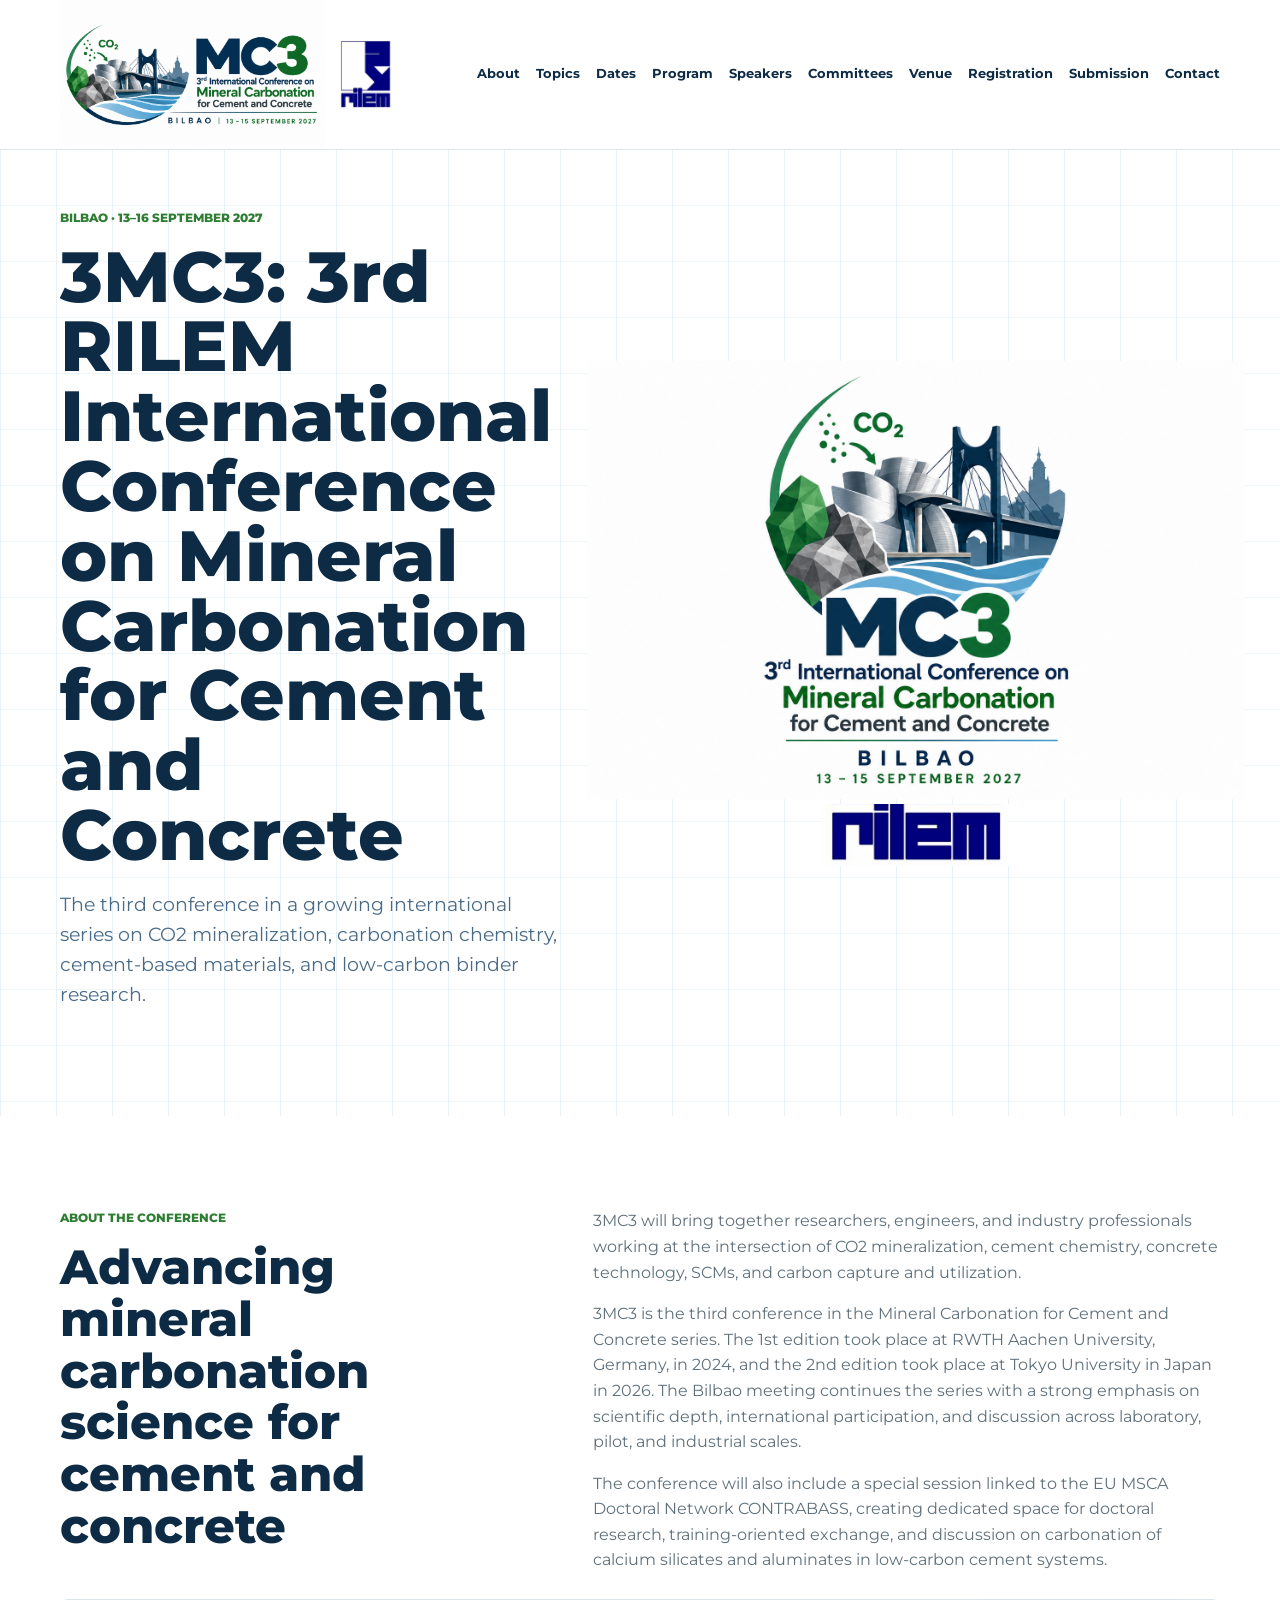
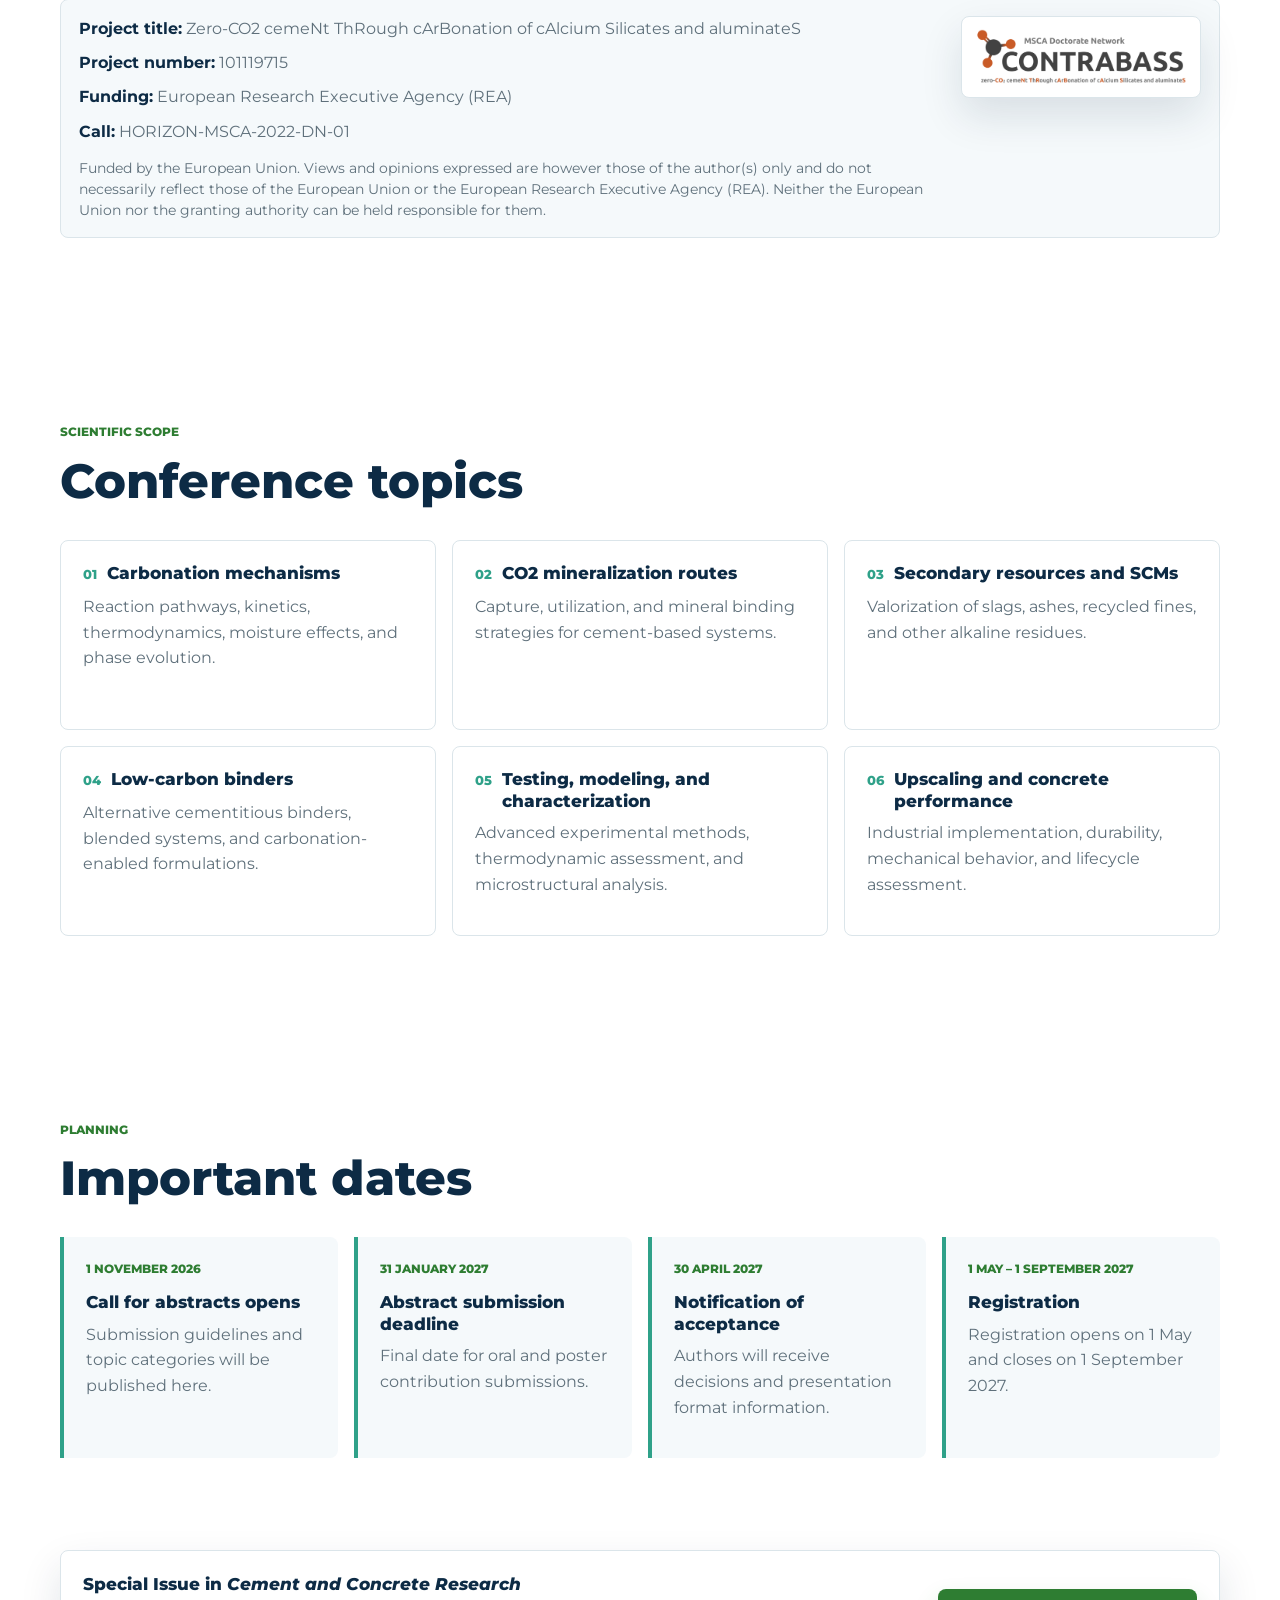
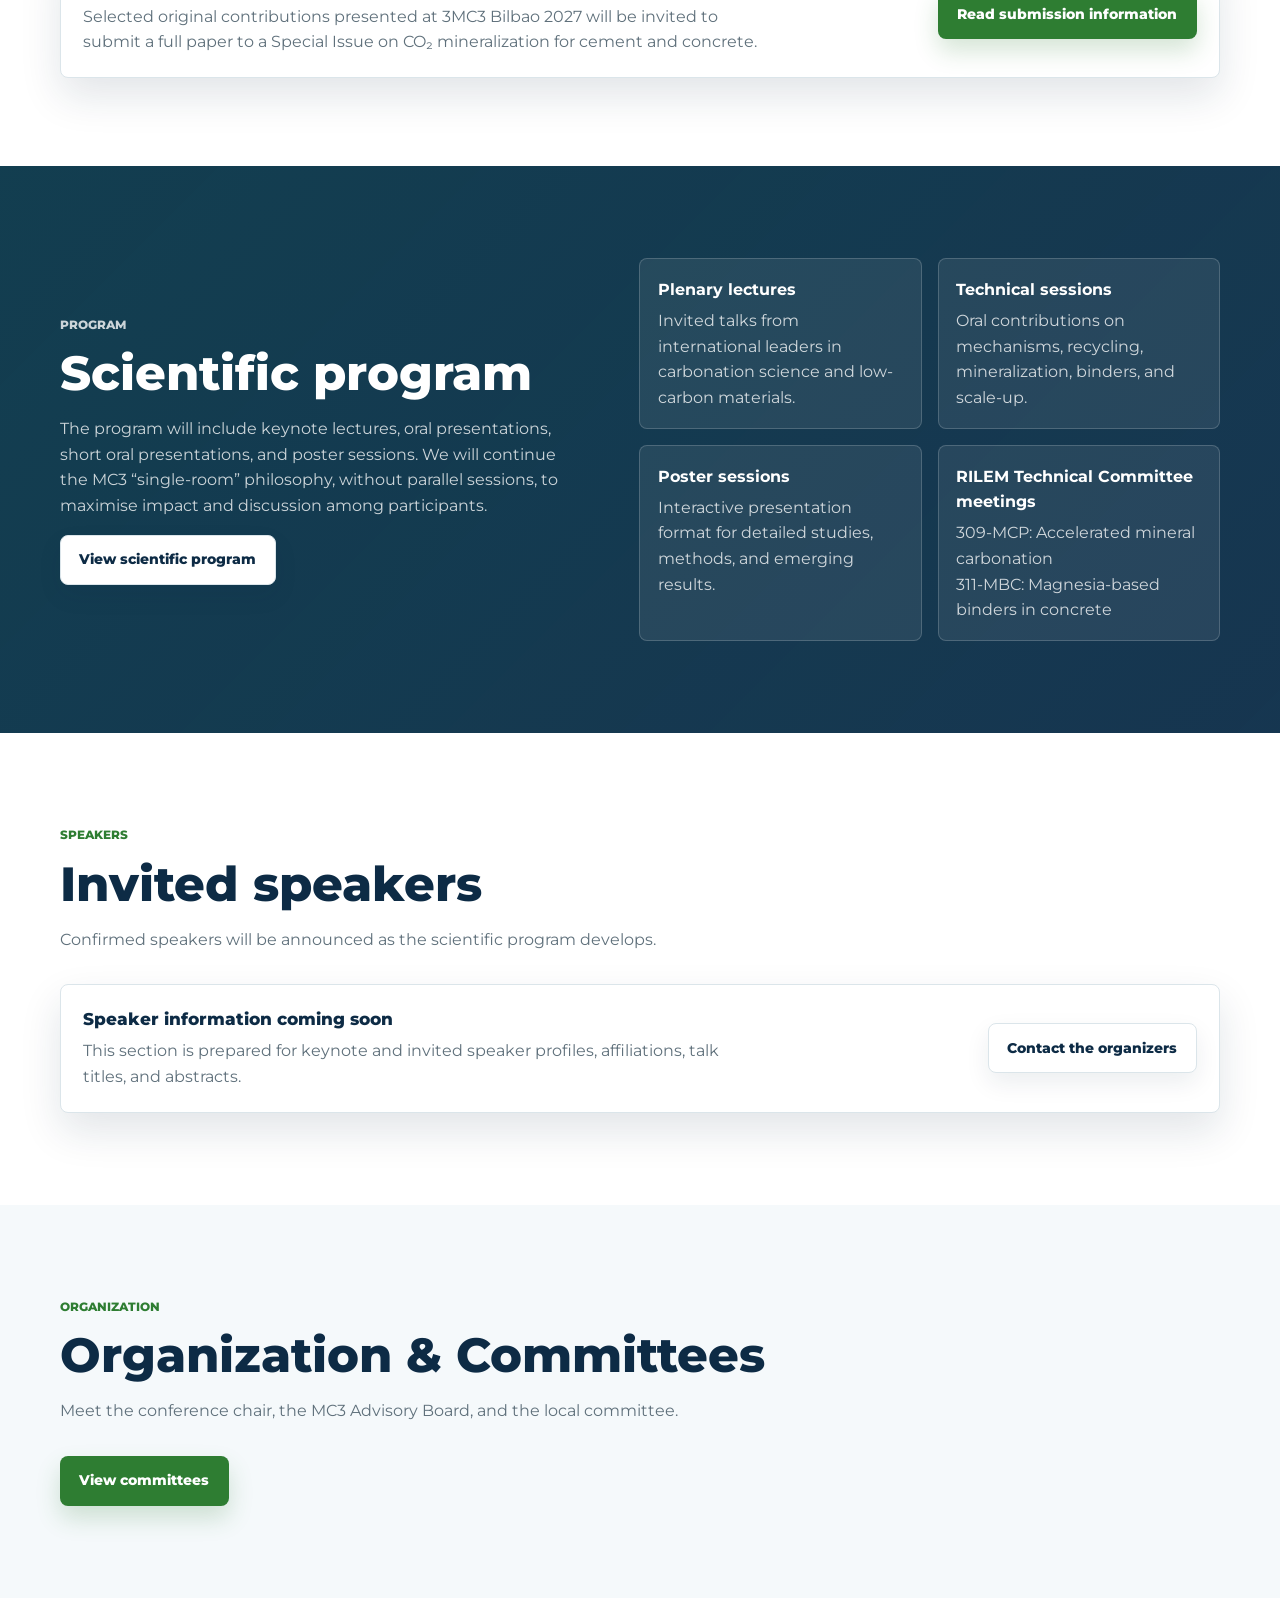
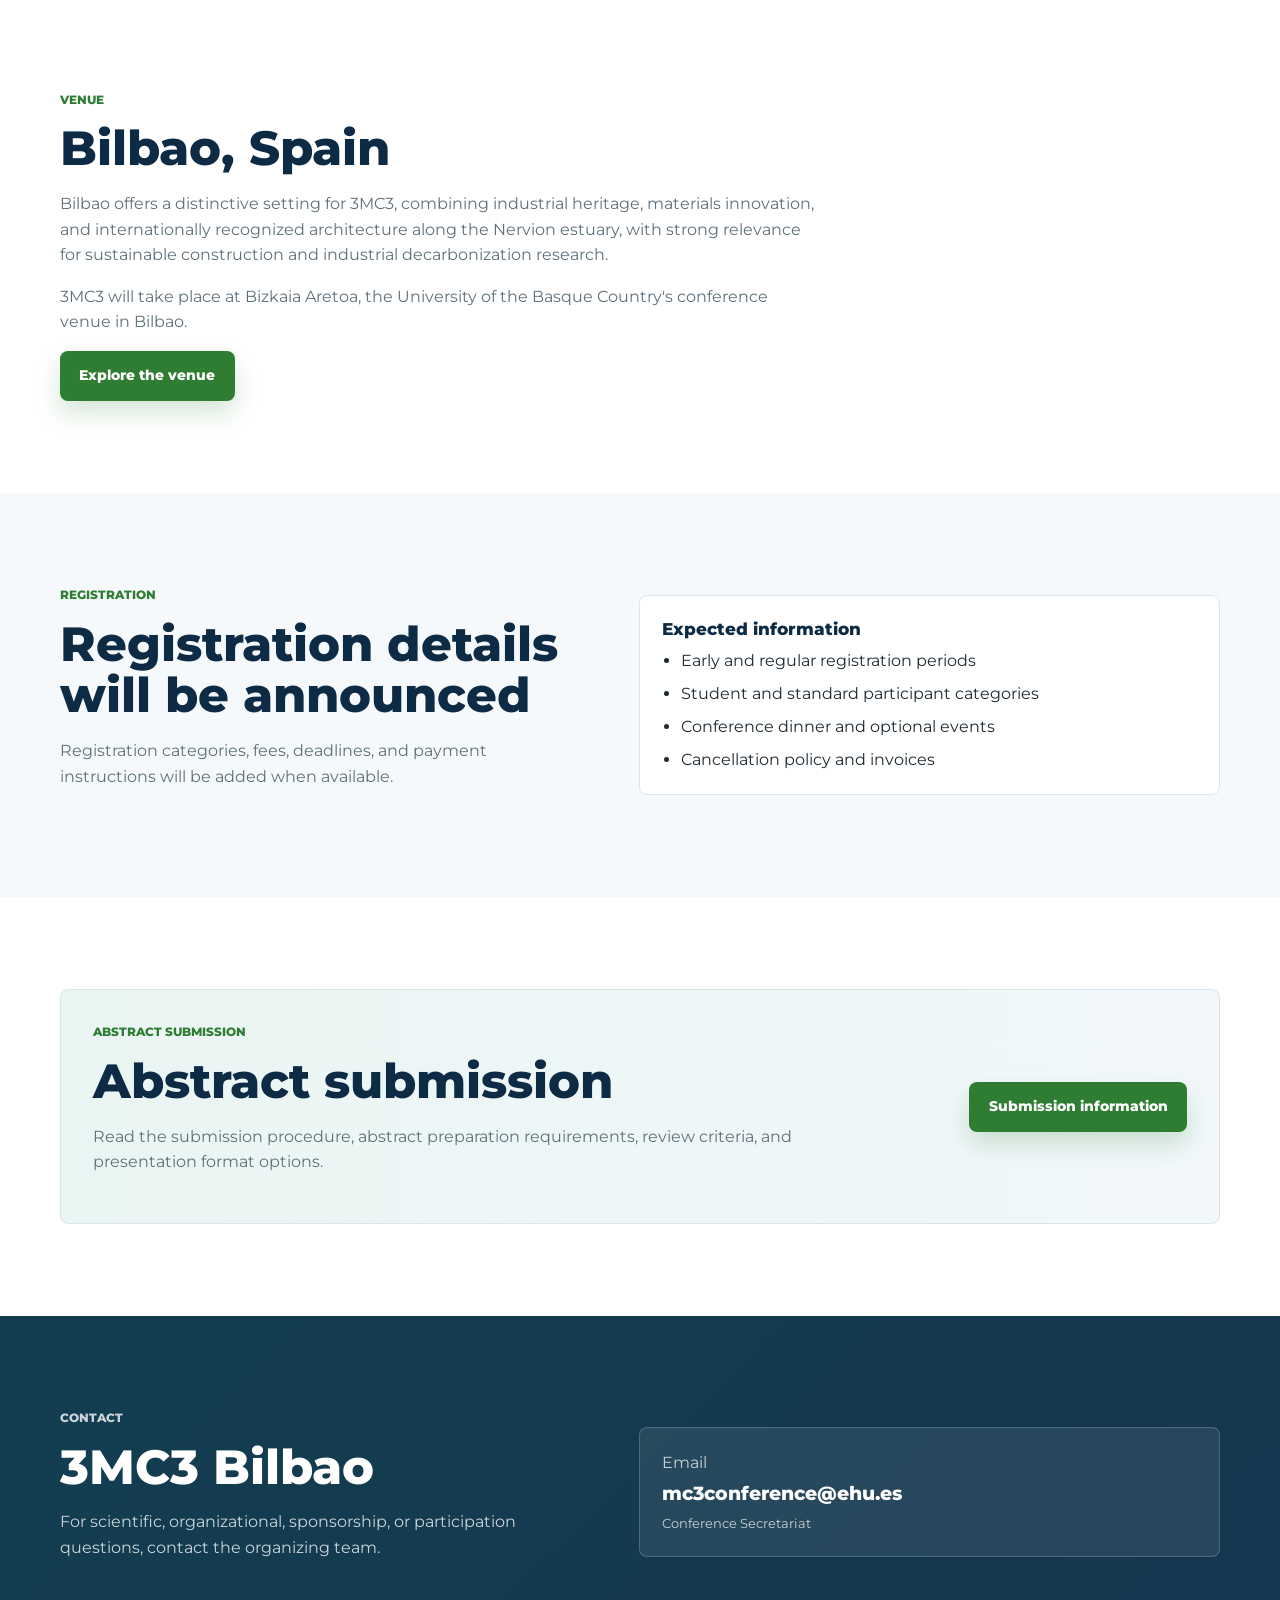
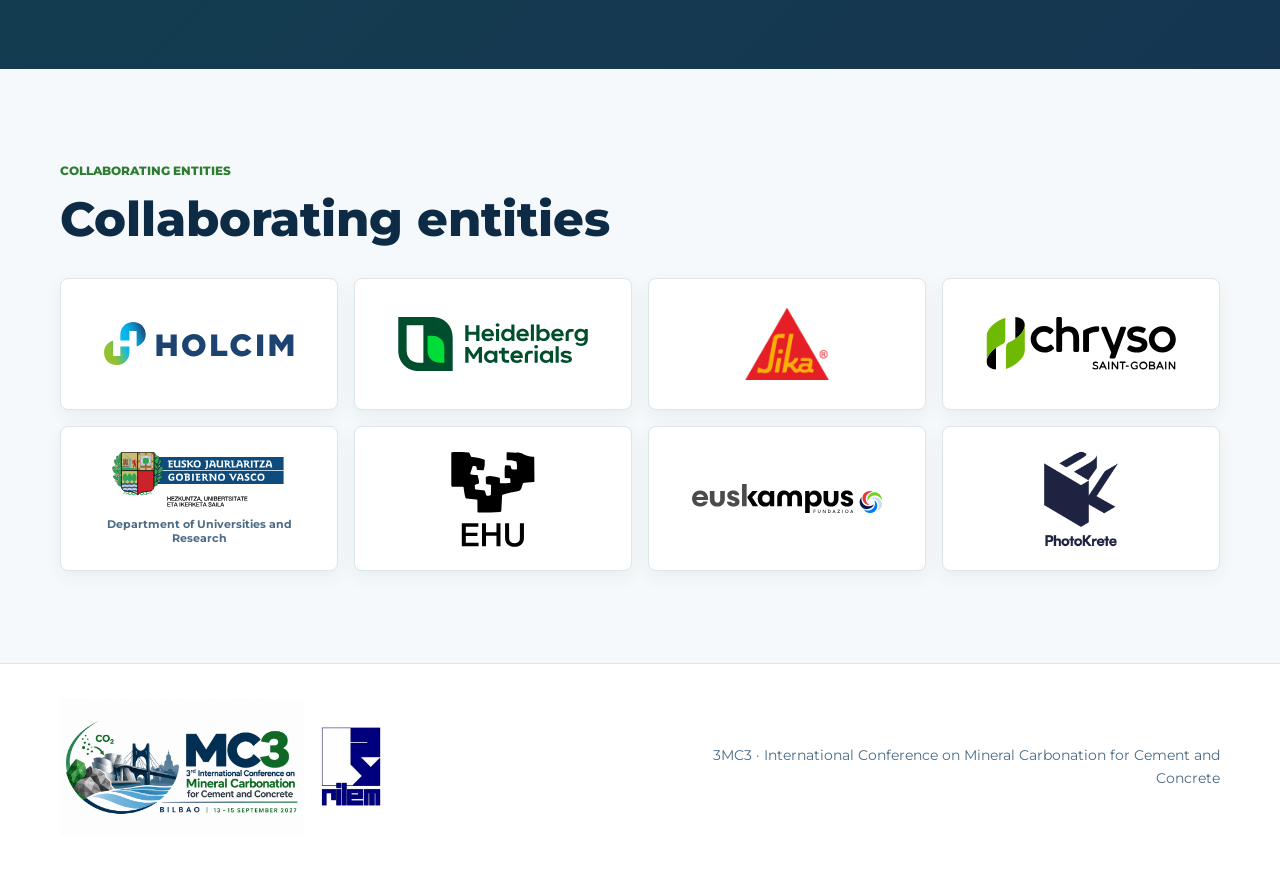
<file: index.html>
<!DOCTYPE html>
<html lang="en">
  <head>
    <meta charset="utf-8" />
    <meta name="viewport" content="width=device-width, initial-scale=1" />
    <meta
      name="description"
      content="3MC3 Bilbao: International Conference on Mineral Carbonation for Cement and Concrete, 13–16 September 2027."
    />
    <title>3MC3 Bilbao | Mineral Carbonation for Cement and Concrete</title>
    <link rel="preconnect" href="https://fonts.googleapis.com" />
    <link rel="preconnect" href="https://fonts.gstatic.com" crossorigin />
    <link
      href="https://fonts.googleapis.com/css2?family=Montserrat:wght@400;500;600;700;800&display=swap"
      rel="stylesheet"
    />
    <link rel="stylesheet" href="assets/css/styles.css" />
  </head>
  <body>
    <a class="skip-link" href="#main">Skip to main content</a>

    <header class="site-header" data-header>
      <div class="container header-inner">
        <div class="brand-lockup">
          <a class="brand" href="#home" aria-label="3MC3 home">
            <img
              src="assets/img/mc3-logo-horizontal.png"
              alt="3MC3 Bilbao"
              class="brand-logo"
            />
          </a>
          <a class="rilem-logo-link" href="https://www.rilem.net/" target="_blank" rel="noopener" aria-label="RILEM">
            <img src="assets/img/rilem-logo.png" alt="RILEM" />
          </a>
        </div>

        <button class="nav-toggle" type="button" aria-expanded="false" aria-controls="site-nav">
          <span></span>
          <span></span>
          <span></span>
          <span class="sr-only">Menu</span>
        </button>

        <nav class="site-nav" id="site-nav" aria-label="Main navigation">
          <a href="#about">About</a>
          <a href="#topics">Topics</a>
          <a href="#dates">Dates</a>
          <a href="pages/program.html">Program</a>
          <a href="#speakers">Speakers</a>
          <a href="pages/committees.html">Committees</a>
          <a href="pages/venue.html">Venue</a>
          <a href="#registration">Registration</a>
          <a href="pages/submission.html">Submission</a>
          <a href="#contact">Contact</a>
        </nav>
      </div>
    </header>

    <main id="main">
      <section class="hero section" id="home">
        <div class="container hero-grid">
          <div class="hero-copy">
            <p class="eyebrow">Bilbao · 13–16 September 2027</p>
            <h1>3MC3: 3rd RILEM International Conference on Mineral Carbonation for Cement and Concrete</h1>
            <p class="hero-lede">
              The third conference in a growing international series on CO2 mineralization,
              carbonation chemistry, cement-based materials, and low-carbon binder research.
            </p>
          </div>
          <div class="hero-visual" aria-label="Conference visual identity">
            <div class="hero-logo-stack">
              <img class="hero-mc3-logo" src="assets/img/mc3-logo-main.png" alt="3MC3 Bilbao logo" />
              <a href="https://www.rilem.net/" target="_blank" rel="noopener" aria-label="RILEM">
                <img class="hero-rilem-wordmark" src="assets/img/rilem-wordmark.png" alt="RILEM" />
              </a>
            </div>
          </div>
        </div>
      </section>

      <section class="section" id="about">
        <div class="container">
          <div class="two-column">
            <div>
              <p class="section-kicker">About the conference</p>
              <h2>Advancing mineral carbonation science for cement and concrete</h2>
            </div>
            <div class="prose">
              <p>
                3MC3 will bring together researchers, engineers, and industry professionals
                working at the intersection of CO2 mineralization, cement chemistry, concrete
                technology, SCMs, and carbon capture and utilization.
              </p>
              <p>
                3MC3 is the third conference in the Mineral Carbonation for Cement and Concrete
                series. The 1st edition took place at RWTH Aachen University, Germany, in 2024, and
                the 2nd edition took place at Tokyo University in Japan in 2026. The Bilbao meeting continues the
                series with a strong emphasis on scientific depth, international participation, and
                discussion across laboratory, pilot, and industrial scales.
              </p>
              <p>
                The conference will also include a special session linked to the EU MSCA Doctoral
                Network CONTRABASS, creating dedicated space for doctoral research, training-oriented
                exchange, and discussion on carbonation of calcium silicates and aluminates in
                low-carbon cement systems.
              </p>
            </div>
          </div>
          <div class="about-inline-block">
            <div class="about-inline-copy">
              <p><strong>Project title:</strong> Zero-CO2 cemeNt ThRough cArBonation of cAlcium Silicates and aluminateS</p>
              <p><strong>Project number:</strong> 101119715</p>
              <p><strong>Funding:</strong> European Research Executive Agency (REA)</p>
              <p><strong>Call:</strong> HORIZON-MSCA-2022-DN-01</p>
              <p class="funding-note">
                Funded by the European Union. Views and opinions expressed are however those of
                the author(s) only and do not necessarily reflect those of the European Union or
                the European Research Executive Agency (REA). Neither the European Union nor the
                granting authority can be held responsible for them.
              </p>
            </div>
            <a
              class="about-inline-logo"
              href="https://www.contrabass-msca.eu/"
              target="_blank"
              rel="noreferrer"
              aria-label="CONTRABASS doctoral network website"
            >
              <img src="assets/img/contrabass-logo.png" alt="CONTRABASS MSCA Doctoral Network" />
            </a>
          </div>
        </div>
      </section>

      <section class="section" id="topics">
        <div class="container">
          <div class="section-heading">
            <p class="section-kicker">Scientific scope</p>
            <h2>Conference topics</h2>
          </div>
          <div class="card-grid topics-grid">
            <article class="card topic-card">
              <div class="topic-heading">
                <span class="topic-index">01</span>
                <h3>Carbonation mechanisms</h3>
              </div>
              <p>Reaction pathways, kinetics, thermodynamics, moisture effects, and phase evolution.</p>
            </article>
            <article class="card topic-card">
              <div class="topic-heading">
                <span class="topic-index">02</span>
                <h3>CO2 mineralization routes</h3>
              </div>
              <p>Capture, utilization, and mineral binding strategies for cement-based systems.</p>
            </article>
            <article class="card topic-card">
              <div class="topic-heading">
                <span class="topic-index">03</span>
                <h3>Secondary resources and SCMs</h3>
              </div>
              <p>Valorization of slags, ashes, recycled fines, and other alkaline residues.</p>
            </article>
            <article class="card topic-card">
              <div class="topic-heading">
                <span class="topic-index">04</span>
                <h3>Low-carbon binders</h3>
              </div>
              <p>Alternative cementitious binders, blended systems, and carbonation-enabled formulations.</p>
            </article>
            <article class="card topic-card">
              <div class="topic-heading">
                <span class="topic-index">05</span>
                <h3>Testing, modeling, and characterization</h3>
              </div>
              <p>Advanced experimental methods, thermodynamic assessment, and microstructural analysis.</p>
            </article>
            <article class="card topic-card">
              <div class="topic-heading">
                <span class="topic-index">06</span>
                <h3>Upscaling and concrete performance</h3>
              </div>
              <p>Industrial implementation, durability, mechanical behavior, and lifecycle assessment.</p>
            </article>
          </div>
        </div>
      </section>

      <section class="section" id="dates">
        <div class="container">
          <div class="section-heading">
            <p class="section-kicker">Planning</p>
            <h2>Important dates</h2>
          </div>
          <div class="timeline">
            <article class="timeline-item">
              <span>1 November 2026</span>
              <h3>Call for abstracts opens</h3>
              <p>Submission guidelines and topic categories will be published here.</p>
            </article>
            <article class="timeline-item">
              <span>31 January 2027</span>
              <h3>Abstract submission deadline</h3>
              <p>Final date for oral and poster contribution submissions.</p>
            </article>
            <article class="timeline-item">
              <span>30 April 2027</span>
              <h3>Notification of acceptance</h3>
              <p>Authors will receive decisions and presentation format information.</p>
            </article>
            <article class="timeline-item">
              <span>1 May – 1 September 2027</span>
              <h3>Registration</h3>
              <p>Registration opens on 1 May and closes on 1 September 2027.</p>
            </article>
          </div>
        </div>
      </section>

      <div class="special-issue-banner" aria-labelledby="special-issue-banner-heading">
        <div class="container speaker-placeholder special-issue-banner-inner">
          <div>
            <h3 id="special-issue-banner-heading">Special Issue in <em>Cement and Concrete Research</em></h3>
            <p>
              Selected original contributions presented at 3MC3 Bilbao 2027 will be invited to
              submit a full paper to a Special Issue on CO₂ mineralization for cement and concrete.
            </p>
          </div>
          <a class="button button-primary" href="pages/submission.html#special-issue">Read submission information</a>
        </div>
      </div>

      <section class="section section-navy" id="program">
        <div class="container program-layout">
          <div>
            <p class="section-kicker">Program</p>
            <h2>Scientific program</h2>
            <p>
              The program will include keynote lectures, oral presentations, short oral
              presentations, and poster sessions. We will continue the MC3 “single-room”
              philosophy, without parallel sessions, to maximise impact and discussion among
              participants.
            </p>
            <a class="button button-secondary" href="pages/program.html">View scientific program</a>
          </div>
          <div class="program-list" aria-label="Program structure">
            <article>
              <strong>Plenary lectures</strong>
              <span>Invited talks from international leaders in carbonation science and low-carbon materials.</span>
            </article>
            <article>
              <strong>Technical sessions</strong>
              <span>Oral contributions on mechanisms, recycling, mineralization, binders, and scale-up.</span>
            </article>
            <article>
              <strong>Poster sessions</strong>
              <span>Interactive presentation format for detailed studies, methods, and emerging results.</span>
            </article>
            <article>
              <strong>RILEM Technical Committee meetings</strong>
              <span>309-MCP: Accelerated mineral carbonation<br />311-MBC: Magnesia-based binders in concrete</span>
            </article>
          </div>
        </div>
      </section>

      <section class="section" id="speakers">
        <div class="container">
          <div class="section-heading">
            <p class="section-kicker">Speakers</p>
            <h2>Invited speakers</h2>
            <p>Confirmed speakers will be announced as the scientific program develops.</p>
          </div>
          <div class="speaker-placeholder">
            <div>
              <h3>Speaker information coming soon</h3>
              <p>
                This section is prepared for keynote and invited speaker profiles, affiliations,
                talk titles, and abstracts.
              </p>
            </div>
            <a class="button button-secondary" href="#contact">Contact the organizers</a>
          </div>
        </div>
      </section>

      <section class="section section-muted" id="committees">
        <div class="container">
          <div class="section-heading">
            <p class="section-kicker">Organization</p>
            <h2>Organization &amp; Committees</h2>
            <p>Meet the conference chair, the MC3 Advisory Board, and the local committee.</p>
          </div>
          <a class="button button-primary" href="pages/committees.html">View committees</a>
        </div>
      </section>

      <section class="section" id="venue">
        <div class="container venue-intro">
          <div>
            <p class="section-kicker">Venue</p>
            <h2>Bilbao, Spain</h2>
            <p>
              Bilbao offers a distinctive setting for 3MC3, combining industrial heritage,
              materials innovation, and internationally recognized architecture along the Nervion
              estuary, with strong relevance for sustainable construction and industrial
              decarbonization research.
            </p>
            <p>
              3MC3 will take place at Bizkaia Aretoa, the University of the Basque Country's conference
              venue in Bilbao.
            </p>
            <a class="button button-primary" href="pages/venue.html">Explore the venue</a>
          </div>
        </div>
      </section>

      <section class="section section-muted" id="registration">
        <div class="container registration-grid">
          <div>
            <p class="section-kicker">Registration</p>
            <h2>Registration details will be announced</h2>
            <p>
              Registration categories, fees, deadlines, and payment instructions will be added when
              available.
            </p>
          </div>
          <div class="card registration-card">
            <h3>Expected information</h3>
            <ul>
              <li>Early and regular registration periods</li>
              <li>Student and standard participant categories</li>
              <li>Conference dinner and optional events</li>
              <li>Cancellation policy and invoices</li>
            </ul>
          </div>
        </div>
      </section>

      <section class="section" id="abstracts">
        <div class="container abstract-panel">
          <div>
            <p class="section-kicker">Abstract submission</p>
            <h2>Abstract submission</h2>
            <p>
              Read the submission procedure, abstract preparation requirements, review criteria,
              and presentation format options.
            </p>
          </div>
          <a class="button button-primary" href="pages/submission.html">Submission information</a>
        </div>
      </section>

      <section class="section section-navy contact-section" id="contact">
        <div class="container contact-grid">
          <div>
            <p class="section-kicker">Contact</p>
            <h2>3MC3 Bilbao</h2>
            <p>
              For scientific, organizational, sponsorship, or participation questions, contact the
              organizing team.
            </p>
          </div>
          <div class="contact-card">
            <span>Email</span>
            <strong><a href="mailto:mc3conference@ehu.es">mc3conference@ehu.es</a></strong>
            <small>Conference Secretariat</small>
          </div>
        </div>
      </section>

      <section class="section collaborators-section" id="collaborators" aria-labelledby="collaborators-heading">
        <div class="container">
          <div class="section-heading">
            <p class="section-kicker">Collaborating entities</p>
            <h2 id="collaborators-heading">Collaborating entities</h2>
          </div>
          <div class="collaborator-grid">
            <a class="collaborator-logo" href="https://www.holcim.com/" target="_blank" rel="noopener" aria-label="Holcim">
              <img src="assets/img/partners/holcim.svg" alt="Holcim" />
            </a>
            <a class="collaborator-logo" href="https://www.heidelbergmaterials.com/" target="_blank" rel="noopener" aria-label="Heidelberg Materials">
              <img src="assets/img/partners/heidelberg-materials.svg" alt="Heidelberg Materials" />
            </a>
            <a class="collaborator-logo" href="https://www.sika.com/" target="_blank" rel="noopener" aria-label="Sika">
              <img src="assets/img/partners/sika.png" alt="Sika" />
            </a>
            <a class="collaborator-logo" href="https://www.chryso.com/" target="_blank" rel="noopener" aria-label="Chryso">
              <img src="assets/img/partners/chryso.svg" alt="Chryso" />
            </a>
            <a class="collaborator-logo collaborator-logo-government" href="https://www.euskadi.eus/" target="_blank" rel="noopener" aria-label="Basque Government Department of Universities and Research">
              <img src="assets/img/partners/basque-government.svg" alt="Basque Government Department of Universities and Research" />
              <span>Department of Universities and Research</span>
            </a>
            <a class="collaborator-logo collaborator-logo-ehu" href="https://www.ehu.eus/en/" target="_blank" rel="noopener" aria-label="UPV/EHU">
              <img src="assets/img/partners/upv-ehu.svg" alt="UPV/EHU" />
            </a>
            <a class="collaborator-logo" href="https://www.euskampus.eus/en" target="_blank" rel="noopener" aria-label="Euskampus Fundazioa">
              <img src="assets/img/partners/euskampus.svg" alt="Euskampus Fundazioa" />
            </a>
            <a class="collaborator-logo collaborator-logo-photokrete" href="https://pkphotokrete.com/" target="_blank" rel="noopener" aria-label="PhotoKrete">
              <img src="assets/img/partners/photokrete.png" alt="PhotoKrete" />
            </a>
          </div>
        </div>
      </section>
    </main>

    <footer class="site-footer">
      <div class="container footer-inner">
        <div class="footer-logos">
          <img class="footer-mc3-logo" src="assets/img/mc3-logo-horizontal.png" alt="3MC3 Bilbao" />
          <a href="https://www.rilem.net/" target="_blank" rel="noopener" aria-label="RILEM">
            <img class="footer-rilem-logo" src="assets/img/rilem-logo.png" alt="RILEM" />
          </a>
        </div>
        <p>
          3MC3 · International Conference on Mineral Carbonation for Cement and Concrete
        </p>
      </div>
    </footer>

    <script src="assets/js/main.js"></script>
  </body>
</html>
</file>
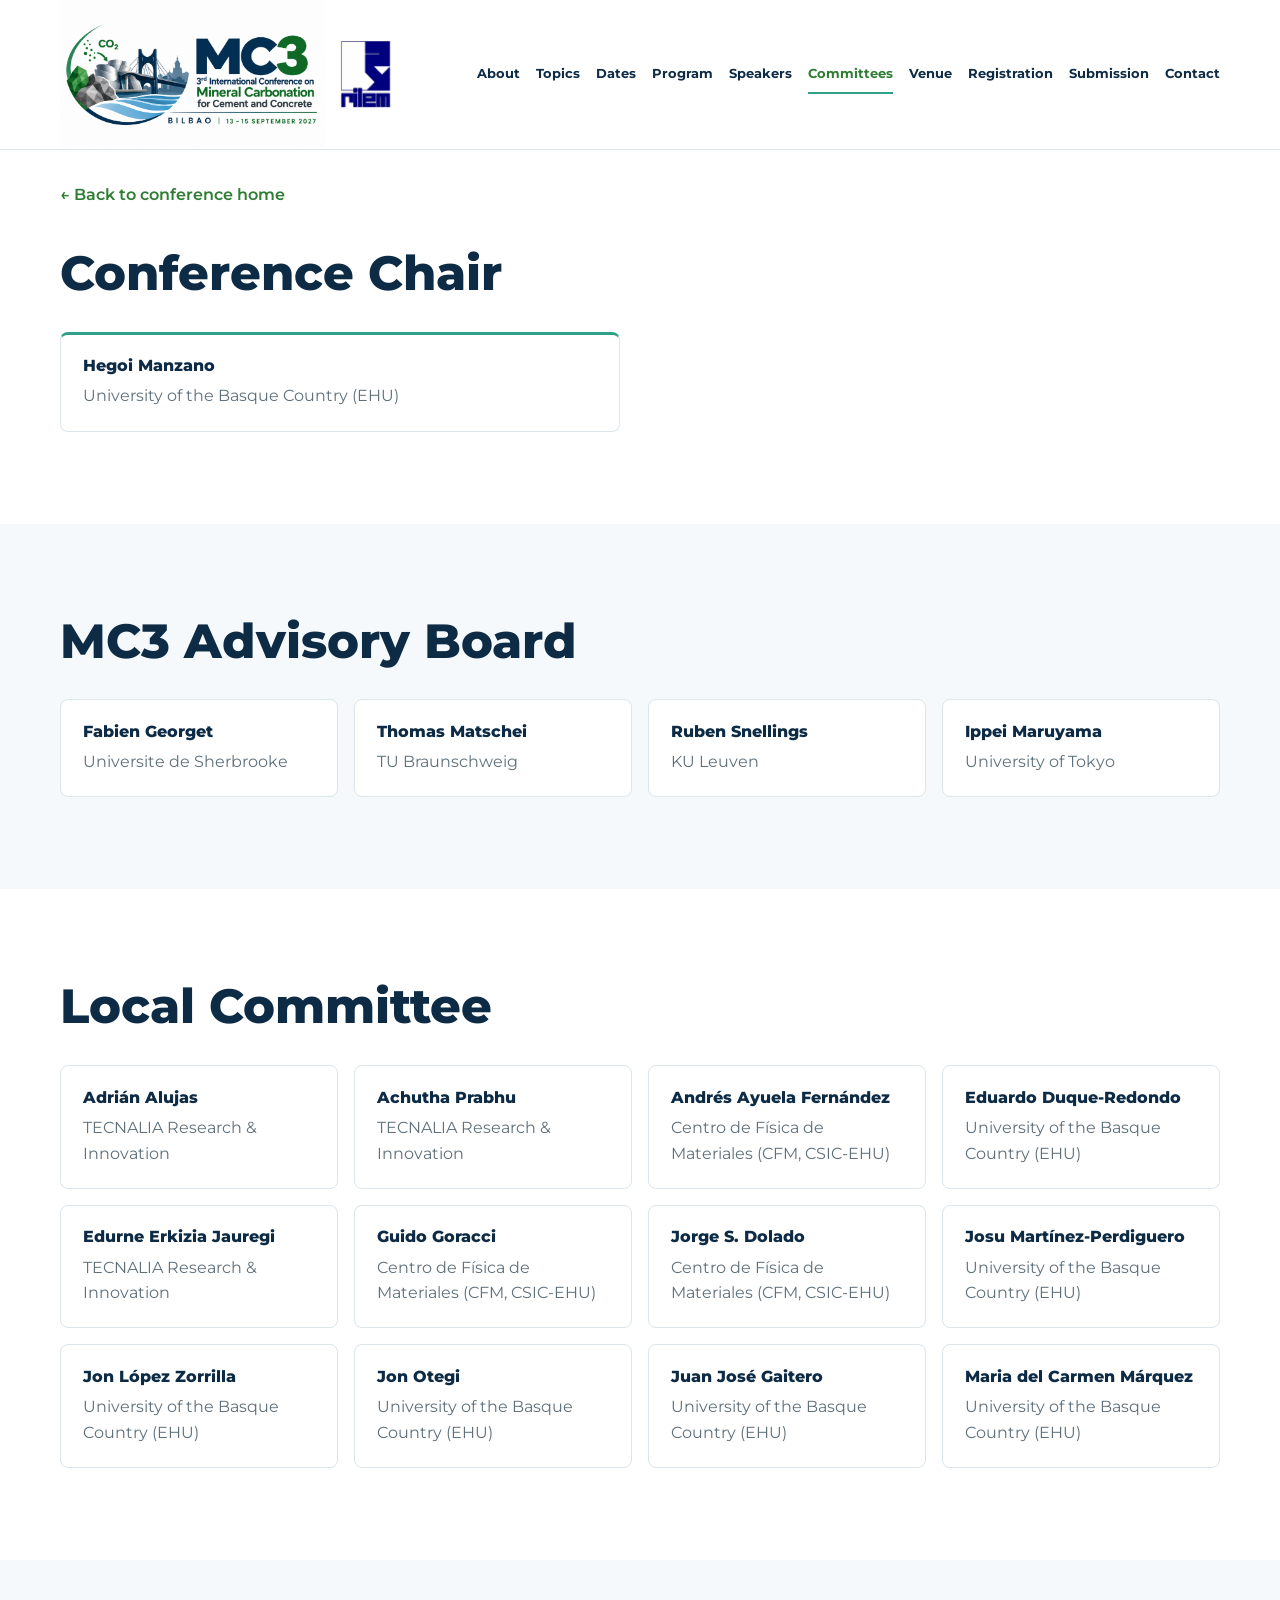
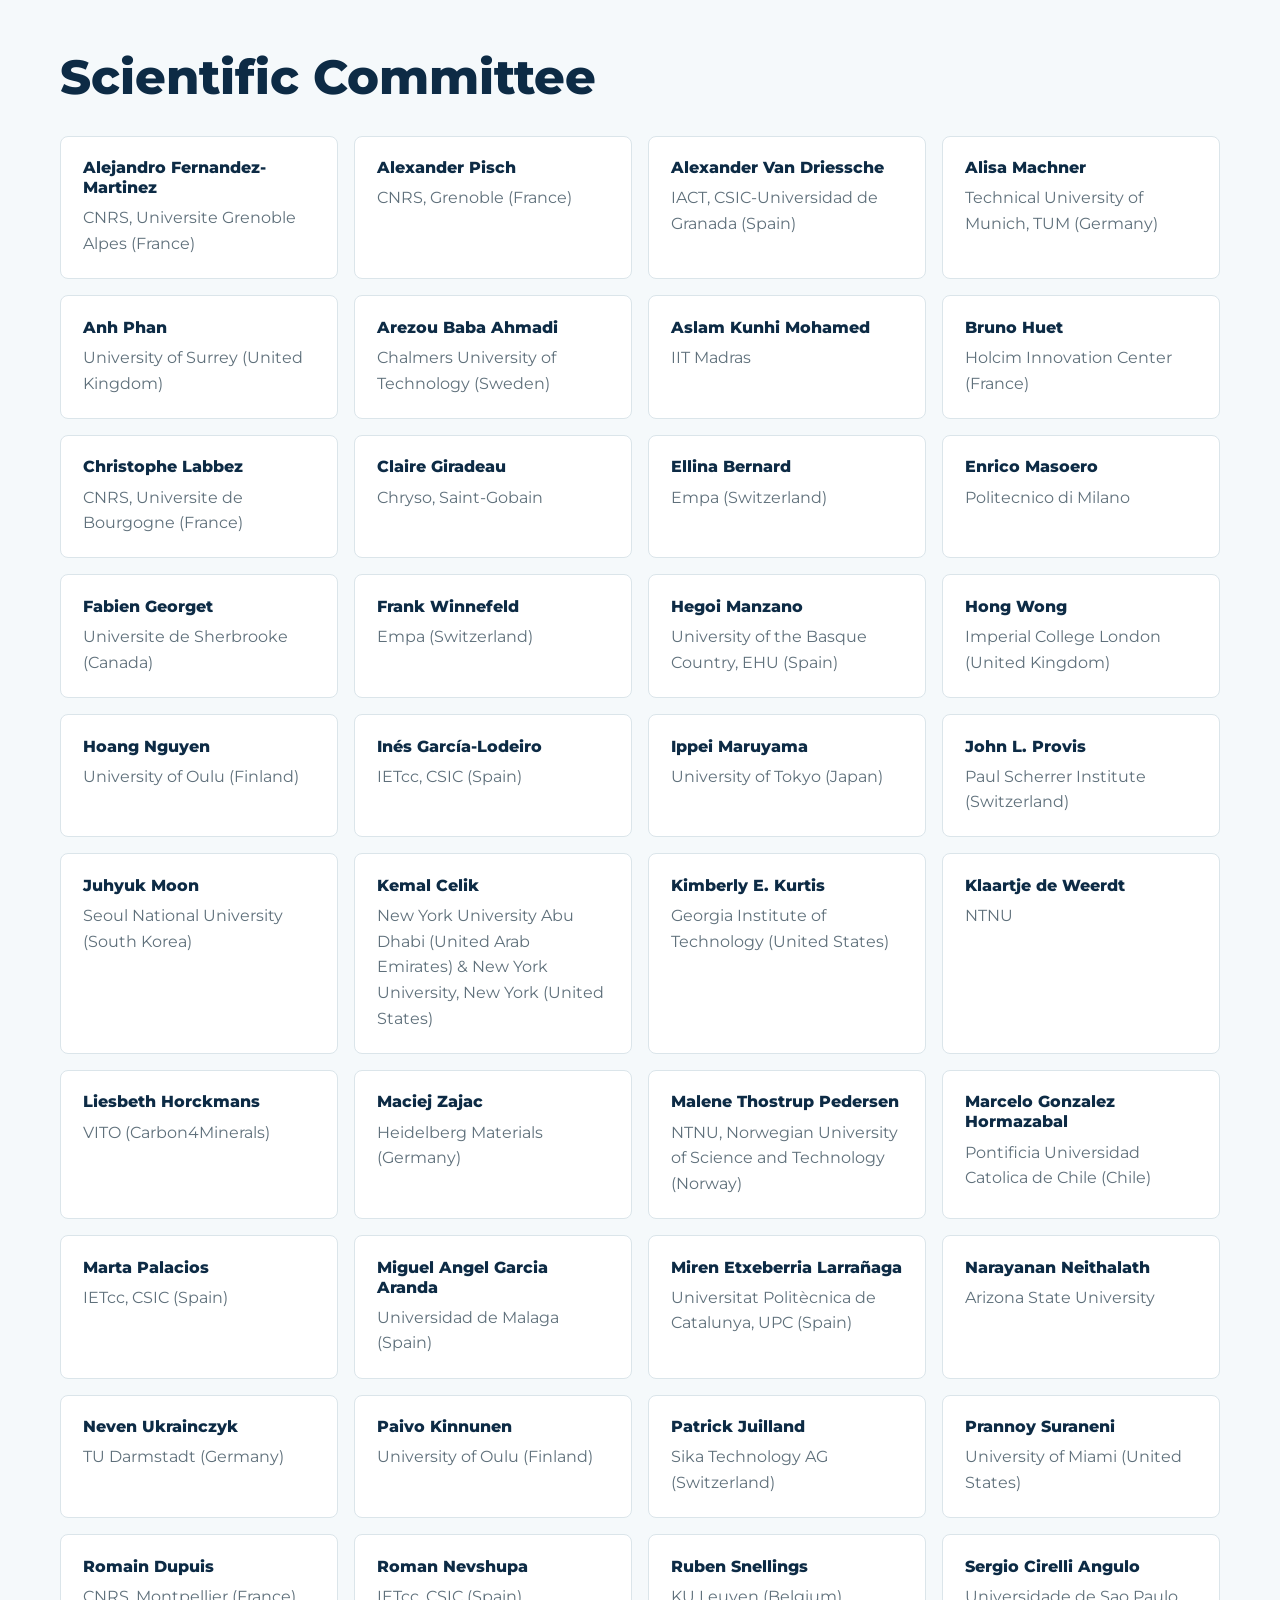
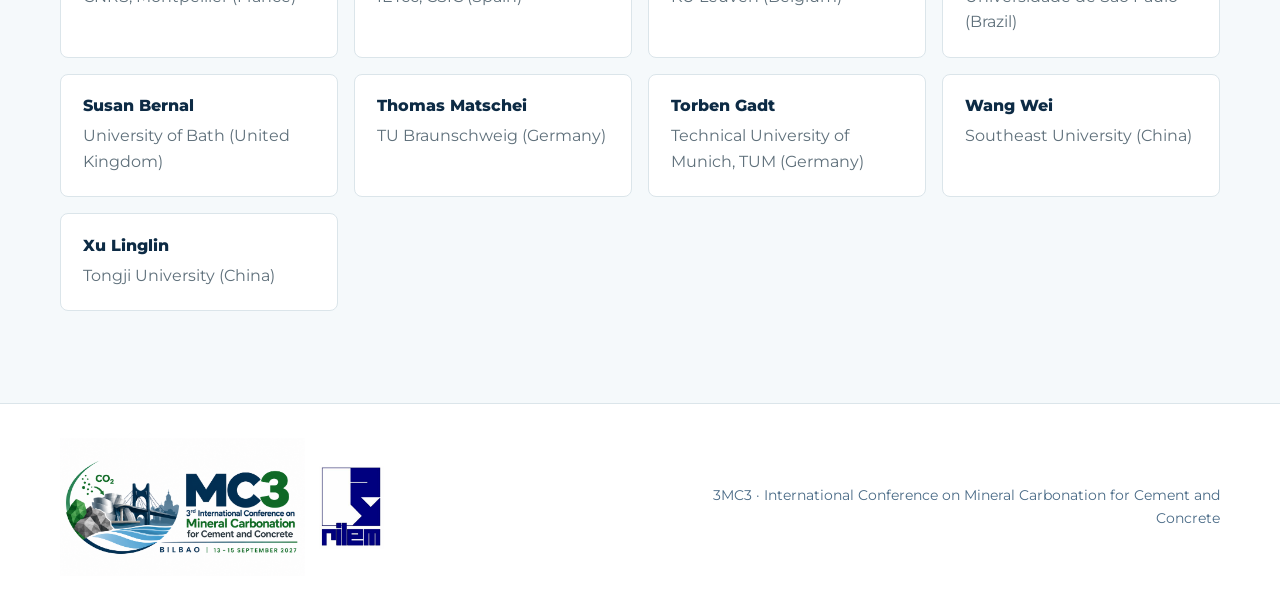
<file: pages/committees.html>
<!DOCTYPE html>
<html lang="en">
  <head>
    <meta charset="utf-8" />
    <meta name="viewport" content="width=device-width, initial-scale=1" />
    <meta
      name="description"
      content="Conference Chair, MC3 Advisory Board, and Local Committee for 3MC3 Bilbao."
    />
    <title>Organization &amp; Committees | 3MC3 Bilbao</title>
    <link rel="preconnect" href="https://fonts.googleapis.com" />
    <link rel="preconnect" href="https://fonts.gstatic.com" crossorigin />
    <link
      href="https://fonts.googleapis.com/css2?family=Montserrat:wght@400;500;600;700;800&display=swap"
      rel="stylesheet"
    />
    <link rel="stylesheet" href="../assets/css/styles.css" />
  </head>
  <body>
    <a class="skip-link" href="#main">Skip to main content</a>

    <header class="site-header" data-header>
      <div class="container header-inner">
        <div class="brand-lockup">
          <a class="brand" href="../index.html#home" aria-label="3MC3 home">
            <img
              src="../assets/img/mc3-logo-horizontal.png"
              alt="3MC3 Bilbao"
              class="brand-logo"
            />
          </a>
          <a class="rilem-logo-link" href="https://www.rilem.net/" target="_blank" rel="noopener" aria-label="RILEM">
            <img src="../assets/img/rilem-logo.png" alt="RILEM" />
          </a>
        </div>

        <button class="nav-toggle" type="button" aria-expanded="false" aria-controls="site-nav">
          <span></span>
          <span></span>
          <span></span>
          <span class="sr-only">Menu</span>
        </button>

        <nav class="site-nav" id="site-nav" aria-label="Main navigation">
          <a href="../index.html#about">About</a>
          <a href="../index.html#topics">Topics</a>
          <a href="../index.html#dates">Dates</a>
          <a href="program.html">Program</a>
          <a href="../index.html#speakers">Speakers</a>
          <a href="committees.html" aria-current="page">Committees</a>
          <a href="venue.html">Venue</a>
          <a href="../index.html#registration">Registration</a>
          <a href="submission.html">Submission</a>
          <a href="../index.html#contact">Contact</a>
        </nav>
      </div>
    </header>

    <main id="main">
      <div class="subpage-navigation">
        <div class="container">
          <a class="committee-back-link" href="../index.html">&larr; Back to conference home</a>
        </div>
      </div>

      <section class="section" aria-labelledby="chair-heading">
        <div class="container">
          <div class="section-heading">
            <h2 id="chair-heading">Conference Chair</h2>
          </div>
            <article class="card committee-member committee-chair">
              <h3>Hegoi Manzano</h3>
              <p>University of the Basque Country (EHU)</p>
            </article>
        </div>
      </section>

      <section class="section section-muted" aria-labelledby="advisory-heading">
        <div class="container">
          <div class="section-heading">
            <h2 id="advisory-heading">MC3 Advisory Board</h2>
          </div>
          <div class="committee-grid">
            <article class="card committee-member">
              <h3>Fabien Georget</h3>
              <p>Universite de Sherbrooke</p>
            </article>
            <article class="card committee-member">
              <h3>Thomas Matschei</h3>
              <p>TU Braunschweig</p>
            </article>
            <article class="card committee-member">
              <h3>Ruben Snellings</h3>
              <p>KU Leuven</p>
            </article>
            <article class="card committee-member">
              <h3>Ippei Maruyama</h3>
              <p>University of Tokyo</p>
            </article>
          </div>
        </div>
      </section>

      <section class="section" aria-labelledby="local-heading">
        <div class="container">
          <div class="section-heading">
            <h2 id="local-heading">Local Committee</h2>
          </div>
          <div class="committee-grid">
            <article class="card committee-member">
              <h3>Adrián Alujas</h3>
              <p>TECNALIA Research &amp; Innovation</p>
            </article>
            <article class="card committee-member">
              <h3>Achutha Prabhu</h3>
              <p>TECNALIA Research &amp; Innovation</p>
            </article>
            <article class="card committee-member">
              <h3>Andrés Ayuela Fernández</h3>
              <p>Centro de Física de Materiales (CFM, CSIC-EHU)</p>
            </article>
            <article class="card committee-member">
              <h3>Eduardo Duque-Redondo</h3>
              <p>University of the Basque Country (EHU)</p>
            </article>
            <article class="card committee-member">
              <h3>Edurne Erkizia Jauregi</h3>
              <p>TECNALIA Research &amp; Innovation</p>
            </article>
            <article class="card committee-member">
              <h3>Guido Goracci</h3>
              <p>Centro de Física de Materiales (CFM, CSIC-EHU)</p>
            </article>
            <article class="card committee-member">
              <h3>Jorge S. Dolado</h3>
              <p>Centro de Física de Materiales (CFM, CSIC-EHU)</p>
            </article>
            <article class="card committee-member">
              <h3>Josu Martínez-Perdiguero</h3>
              <p>University of the Basque Country (EHU)</p>
            </article>
            <article class="card committee-member">
              <h3>Jon López Zorrilla</h3>
              <p>University of the Basque Country (EHU)</p>
            </article>
            <article class="card committee-member">
              <h3>Jon Otegi</h3>
              <p>University of the Basque Country (EHU)</p>
            </article>
            <article class="card committee-member">
              <h3>Juan José Gaitero</h3>
              <p>University of the Basque Country (EHU)</p>
            </article>
            <article class="card committee-member">
              <h3>Maria del Carmen Márquez</h3>
              <p>University of the Basque Country (EHU)</p>
            </article>
          </div>
        </div>
      </section>

      <section class="section section-muted" aria-labelledby="scientific-heading">
        <div class="container">
          <div class="section-heading">
            <h2 id="scientific-heading">Scientific Committee</h2>
          </div>
          <div class="committee-grid">
            <article class="card committee-member"><h3>Alejandro Fernandez-Martinez</h3><p>CNRS, Universite Grenoble Alpes (France)</p></article>
            <article class="card committee-member"><h3>Alexander Pisch</h3><p>CNRS, Grenoble (France)</p></article>
            <article class="card committee-member"><h3>Alexander Van Driessche</h3><p>IACT, CSIC-Universidad de Granada (Spain)</p></article>
            <article class="card committee-member"><h3>Alisa Machner</h3><p>Technical University of Munich, TUM (Germany)</p></article>
            <article class="card committee-member"><h3>Anh Phan</h3><p>University of Surrey (United Kingdom)</p></article>
            <article class="card committee-member"><h3>Arezou Baba Ahmadi</h3><p>Chalmers University of Technology (Sweden)</p></article>
            <article class="card committee-member"><h3>Aslam Kunhi Mohamed</h3><p>IIT Madras</p></article>
            <article class="card committee-member"><h3>Bruno Huet</h3><p>Holcim Innovation Center (France)</p></article>
            <article class="card committee-member"><h3>Christophe Labbez</h3><p>CNRS, Universite de Bourgogne (France)</p></article>
            <article class="card committee-member"><h3>Claire Giradeau</h3><p>Chryso, Saint-Gobain</p></article>
            <article class="card committee-member"><h3>Ellina Bernard</h3><p>Empa (Switzerland)</p></article>
            <article class="card committee-member"><h3>Enrico Masoero</h3><p>Politecnico di Milano</p></article>
            <article class="card committee-member"><h3>Fabien Georget</h3><p>Universite de Sherbrooke (Canada)</p></article>
            <article class="card committee-member"><h3>Frank Winnefeld</h3><p>Empa (Switzerland)</p></article>
            <article class="card committee-member"><h3>Hegoi Manzano</h3><p>University of the Basque Country, EHU (Spain)</p></article>
            <article class="card committee-member"><h3>Hong Wong</h3><p>Imperial College London (United Kingdom)</p></article>
            <article class="card committee-member"><h3>Hoang Nguyen</h3><p>University of Oulu (Finland)</p></article>
            <article class="card committee-member"><h3>Inés García-Lodeiro</h3><p>IETcc, CSIC (Spain)</p></article>
            <article class="card committee-member"><h3>Ippei Maruyama</h3><p>University of Tokyo (Japan)</p></article>
            <article class="card committee-member"><h3>John L. Provis</h3><p>Paul Scherrer Institute (Switzerland)</p></article>
            <article class="card committee-member"><h3>Juhyuk Moon</h3><p>Seoul National University (South Korea)</p></article>
            <article class="card committee-member"><h3>Kemal Celik</h3><p>New York University Abu Dhabi (United Arab Emirates) &amp; New York University, New York (United States)</p></article>
            <article class="card committee-member"><h3>Kimberly E. Kurtis</h3><p>Georgia Institute of Technology (United States)</p></article>
            <article class="card committee-member"><h3>Klaartje de Weerdt</h3><p>NTNU</p></article>
            <article class="card committee-member"><h3>Liesbeth Horckmans</h3><p>VITO (Carbon4Minerals)</p></article>
            <article class="card committee-member"><h3>Maciej Zajac</h3><p>Heidelberg Materials (Germany)</p></article>
            <article class="card committee-member"><h3>Malene Thostrup Pedersen</h3><p>NTNU, Norwegian University of Science and Technology (Norway)</p></article>
            <article class="card committee-member"><h3>Marcelo Gonzalez Hormazabal</h3><p>Pontificia Universidad Catolica de Chile (Chile)</p></article>
            <article class="card committee-member"><h3>Marta Palacios</h3><p>IETcc, CSIC (Spain)</p></article>
            <article class="card committee-member"><h3>Miguel Angel Garcia Aranda</h3><p>Universidad de Malaga (Spain)</p></article>
            <article class="card committee-member"><h3>Miren Etxeberria Larrañaga</h3><p>Universitat Politècnica de Catalunya, UPC (Spain)</p></article>
            <article class="card committee-member"><h3>Narayanan Neithalath</h3><p>Arizona State University</p></article>
            <article class="card committee-member"><h3>Neven Ukrainczyk</h3><p>TU Darmstadt (Germany)</p></article>
            <article class="card committee-member"><h3>Paivo Kinnunen</h3><p>University of Oulu (Finland)</p></article>
            <article class="card committee-member"><h3>Patrick Juilland</h3><p>Sika Technology AG (Switzerland)</p></article>
            <article class="card committee-member"><h3>Prannoy Suraneni</h3><p>University of Miami (United States)</p></article>
            <article class="card committee-member"><h3>Romain Dupuis</h3><p>CNRS, Montpellier (France)</p></article>
            <article class="card committee-member"><h3>Roman Nevshupa</h3><p>IETcc, CSIC (Spain)</p></article>
            <article class="card committee-member"><h3>Ruben Snellings</h3><p>KU Leuven (Belgium)</p></article>
            <article class="card committee-member"><h3>Sergio Cirelli Angulo</h3><p>Universidade de Sao Paulo (Brazil)</p></article>
            <article class="card committee-member"><h3>Susan Bernal</h3><p>University of Bath (United Kingdom)</p></article>
            <article class="card committee-member"><h3>Thomas Matschei</h3><p>TU Braunschweig (Germany)</p></article>
            <article class="card committee-member"><h3>Torben Gadt</h3><p>Technical University of Munich, TUM (Germany)</p></article>
            <article class="card committee-member"><h3>Wang Wei</h3><p>Southeast University (China)</p></article>
            <article class="card committee-member"><h3>Xu Linglin</h3><p>Tongji University (China)</p></article>
          </div>
        </div>
      </section>
    </main>

    <footer class="site-footer">
      <div class="container footer-inner">
        <div class="footer-logos">
          <img class="footer-mc3-logo" src="../assets/img/mc3-logo-horizontal.png" alt="3MC3 Bilbao" />
          <a href="https://www.rilem.net/" target="_blank" rel="noopener" aria-label="RILEM">
            <img class="footer-rilem-logo" src="../assets/img/rilem-logo.png" alt="RILEM" />
          </a>
        </div>
        <p>
          3MC3 · International Conference on Mineral Carbonation for Cement and Concrete
        </p>
      </div>
    </footer>

    <script src="../assets/js/main.js"></script>
  </body>
</html>
</file>
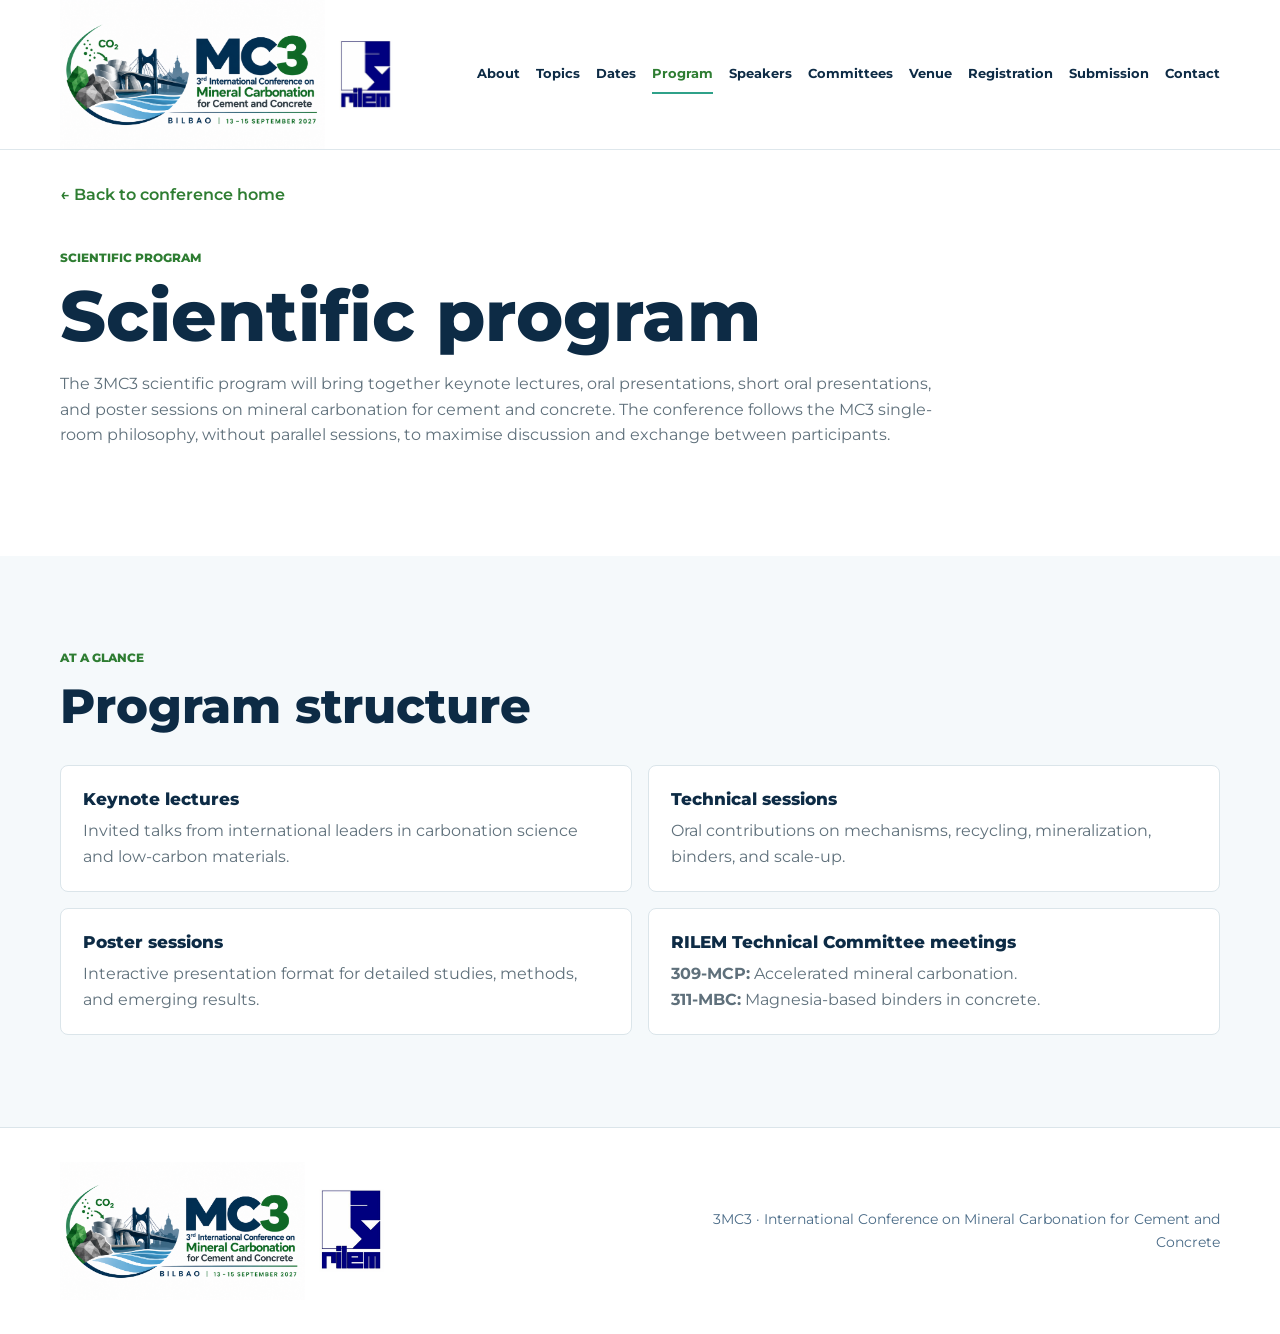
<file: pages/program.html>
<!DOCTYPE html>
<html lang="en">
  <head>
    <meta charset="utf-8" />
    <meta name="viewport" content="width=device-width, initial-scale=1" />
    <meta name="description" content="Scientific programme for 3MC3 Bilbao 2027." />
    <title>Scientific Program | 3MC3 Bilbao</title>
    <link rel="preconnect" href="https://fonts.googleapis.com" />
    <link rel="preconnect" href="https://fonts.gstatic.com" crossorigin />
    <link
      href="https://fonts.googleapis.com/css2?family=Montserrat:wght@400;500;600;700;800&display=swap"
      rel="stylesheet"
    />
    <link rel="stylesheet" href="../assets/css/styles.css" />
  </head>
  <body>
    <a class="skip-link" href="#main">Skip to main content</a>

    <header class="site-header" data-header>
      <div class="container header-inner">
        <div class="brand-lockup">
          <a class="brand" href="../index.html#home" aria-label="3MC3 home">
            <img src="../assets/img/mc3-logo-horizontal.png" alt="3MC3 Bilbao" class="brand-logo" />
          </a>
          <a class="rilem-logo-link" href="https://www.rilem.net/" target="_blank" rel="noopener" aria-label="RILEM">
            <img src="../assets/img/rilem-logo.png" alt="RILEM" />
          </a>
        </div>
        <button class="nav-toggle" type="button" aria-expanded="false" aria-controls="site-nav">
          <span></span><span></span><span></span><span class="sr-only">Menu</span>
        </button>
        <nav class="site-nav" id="site-nav" aria-label="Main navigation">
          <a href="../index.html#about">About</a>
          <a href="../index.html#topics">Topics</a>
          <a href="../index.html#dates">Dates</a>
          <a href="program.html" aria-current="page">Program</a>
          <a href="../index.html#speakers">Speakers</a>
          <a href="committees.html">Committees</a>
          <a href="venue.html">Venue</a>
          <a href="../index.html#registration">Registration</a>
          <a href="submission.html">Submission</a>
          <a href="../index.html#contact">Contact</a>
        </nav>
      </div>
    </header>

    <main id="main">
      <div class="subpage-navigation">
        <div class="container">
          <a class="committee-back-link" href="../index.html#program">&larr; Back to conference home</a>
        </div>
      </div>

      <section class="section" aria-labelledby="program-heading">
        <div class="container submission-content">
          <p class="section-kicker">Scientific program</p>
          <h1 id="program-heading">Scientific program</h1>
          <p>
            The 3MC3 scientific program will bring together keynote lectures, oral presentations,
            short oral presentations, and poster sessions on mineral carbonation for cement and
            concrete. The conference follows the MC3 single-room philosophy, without parallel
            sessions, to maximise discussion and exchange between participants.
          </p>
        </div>
      </section>

      <section class="section section-muted" aria-labelledby="overview-heading">
        <div class="container">
          <div class="section-heading">
            <p class="section-kicker">At a glance</p>
            <h2 id="overview-heading">Program structure</h2>
          </div>
          <div class="card-grid program-page-grid">
            <article class="card">
              <h3>Keynote lectures</h3>
              <p>Invited talks from international leaders in carbonation science and low-carbon materials.</p>
            </article>
            <article class="card">
              <h3>Technical sessions</h3>
              <p>Oral contributions on mechanisms, recycling, mineralization, binders, and scale-up.</p>
            </article>
            <article class="card">
              <h3>Poster sessions</h3>
              <p>Interactive presentation format for detailed studies, methods, and emerging results.</p>
            </article>
            <article class="card">
              <h3>RILEM Technical Committee meetings</h3>
              <p><strong>309-MCP:</strong> Accelerated mineral carbonation.</p>
              <p><strong>311-MBC:</strong> Magnesia-based binders in concrete.</p>
            </article>
          </div>
        </div>
      </section>

      <!-- Detailed scientific program content will be added here. -->
    </main>

    <footer class="site-footer">
      <div class="container footer-inner">
        <div class="footer-logos">
          <img class="footer-mc3-logo" src="../assets/img/mc3-logo-horizontal.png" alt="3MC3 Bilbao" />
          <a href="https://www.rilem.net/" target="_blank" rel="noopener" aria-label="RILEM">
            <img class="footer-rilem-logo" src="../assets/img/rilem-logo.png" alt="RILEM" />
          </a>
        </div>
        <p>3MC3 · International Conference on Mineral Carbonation for Cement and Concrete</p>
      </div>
    </footer>

    <script src="../assets/js/main.js"></script>
  </body>
</html>
</file>
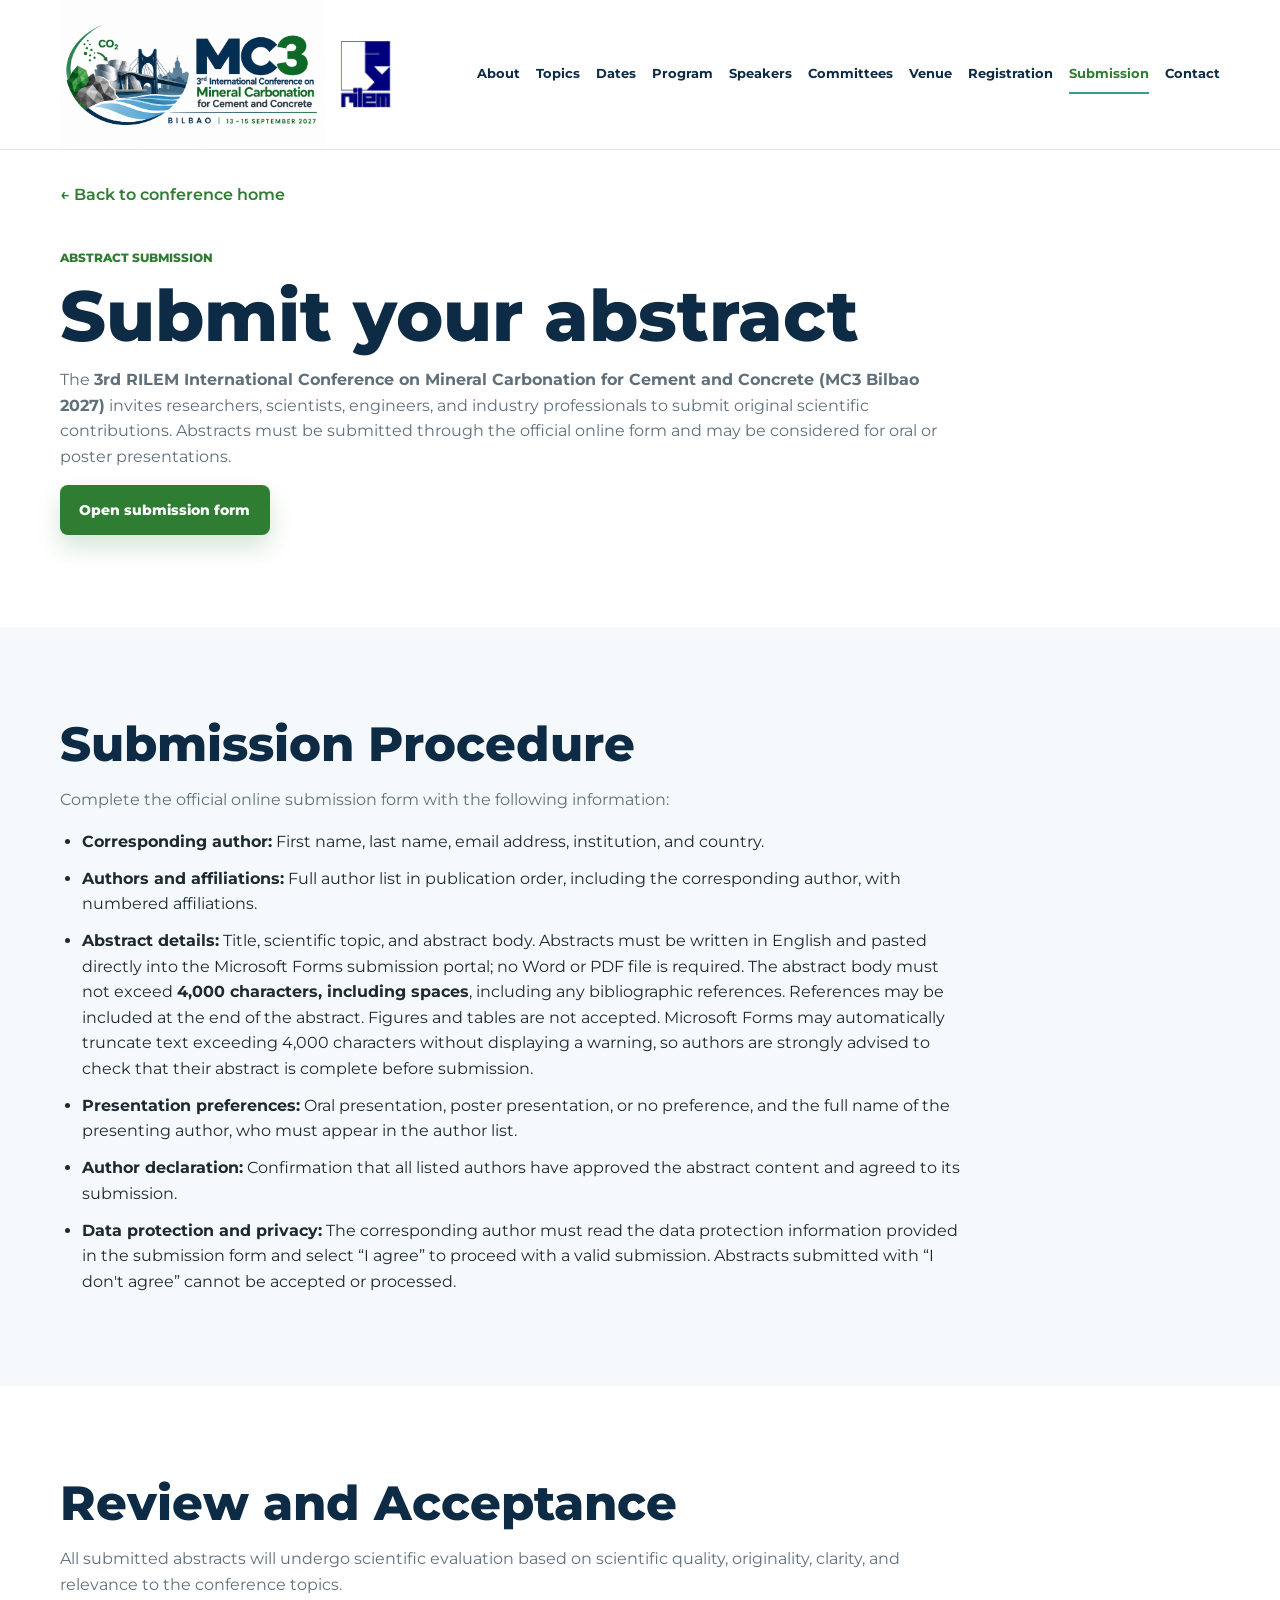
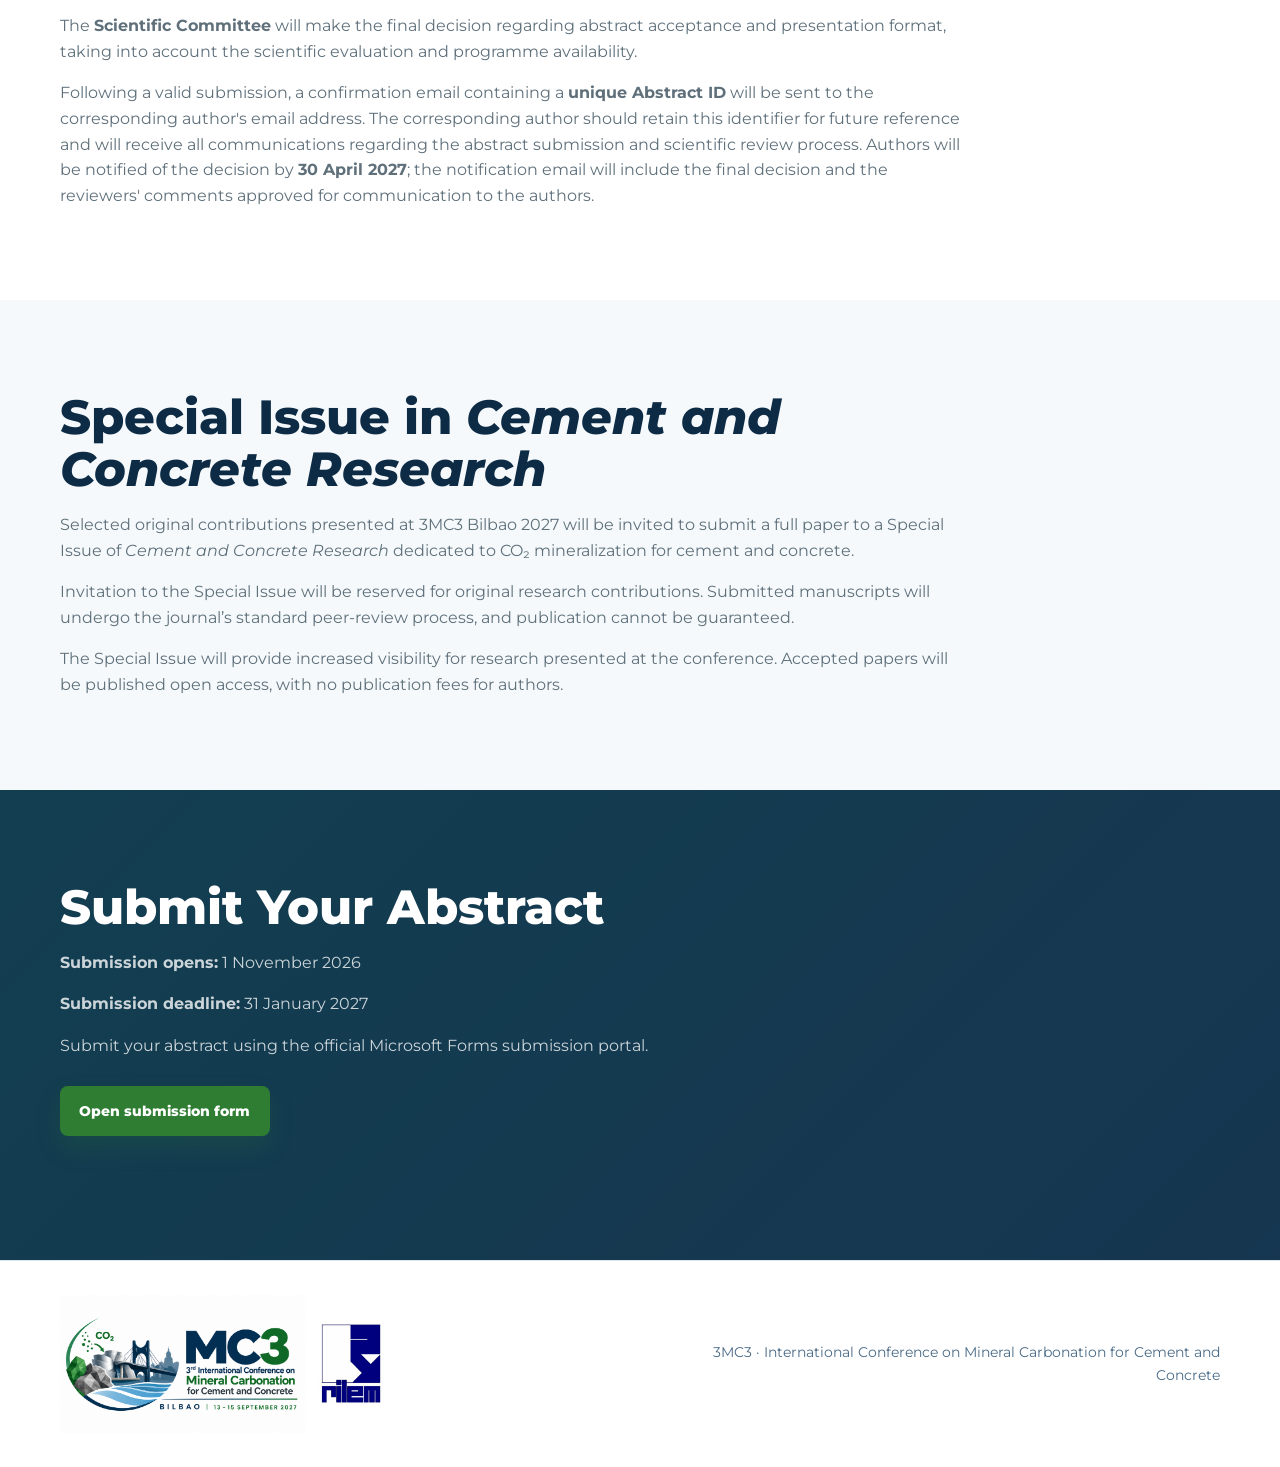
<file: pages/submission.html>
<!DOCTYPE html>
<html lang="en">
  <head>
    <meta charset="utf-8" />
    <meta name="viewport" content="width=device-width, initial-scale=1" />
    <meta name="description" content="Abstract submission information for 3MC3 Bilbao 2027." />
    <title>Abstract Submission | 3MC3 Bilbao</title>
    <link rel="preconnect" href="https://fonts.googleapis.com" />
    <link rel="preconnect" href="https://fonts.gstatic.com" crossorigin />
    <link
      href="https://fonts.googleapis.com/css2?family=Montserrat:wght@400;500;600;700;800&display=swap"
      rel="stylesheet"
    />
    <link rel="stylesheet" href="../assets/css/styles.css" />
  </head>
  <body>
    <a class="skip-link" href="#main">Skip to main content</a>

    <header class="site-header" data-header>
      <div class="container header-inner">
        <div class="brand-lockup">
          <a class="brand" href="../index.html#home" aria-label="3MC3 home">
            <img src="../assets/img/mc3-logo-horizontal.png" alt="3MC3 Bilbao" class="brand-logo" />
          </a>
          <a class="rilem-logo-link" href="https://www.rilem.net/" target="_blank" rel="noopener" aria-label="RILEM">
            <img src="../assets/img/rilem-logo.png" alt="RILEM" />
          </a>
        </div>
        <button class="nav-toggle" type="button" aria-expanded="false" aria-controls="site-nav">
          <span></span><span></span><span></span><span class="sr-only">Menu</span>
        </button>
        <nav class="site-nav" id="site-nav" aria-label="Main navigation">
          <a href="../index.html#about">About</a>
          <a href="../index.html#topics">Topics</a>
          <a href="../index.html#dates">Dates</a>
          <a href="program.html">Program</a>
          <a href="../index.html#speakers">Speakers</a>
          <a href="committees.html">Committees</a>
          <a href="venue.html">Venue</a>
          <a href="../index.html#registration">Registration</a>
          <a href="submission.html" aria-current="page">Submission</a>
          <a href="../index.html#contact">Contact</a>
        </nav>
      </div>
    </header>

    <main id="main">
      <div class="subpage-navigation">
        <div class="container">
          <a class="committee-back-link" href="../index.html">&larr; Back to conference home</a>
        </div>
      </div>

      <section class="section submission-intro" aria-labelledby="submission-heading">
        <div class="container submission-content">
          <p class="section-kicker">Abstract submission</p>
          <h1 id="submission-heading">Submit your abstract</h1>
          <p>
            The <strong>3rd RILEM International Conference on Mineral Carbonation for Cement and Concrete
            (MC3 Bilbao 2027)</strong> invites researchers, scientists, engineers, and industry
            professionals to submit original scientific contributions. Abstracts must be submitted
            through the official online form and may be considered for oral or poster presentations.
          </p>
          <a class="button button-primary" href="https://forms.cloud.microsoft/Pages/ResponsePage.aspx?id=jtnCg643xUakNbfy03il_lZGcPEJN45EssTl9jHl9tBUMjRaNkZWRU1ITFVGM0swMERNNDk5TFkxRy4u" target="_blank" rel="noreferrer">Open submission form</a>
        </div>
      </section>

      <section class="section section-muted" aria-labelledby="procedure-heading">
        <div class="container submission-content prose">
          <h2 id="procedure-heading">Submission Procedure</h2>
          <p>Complete the official online submission form with the following information:</p>
          <ul>
            <li><strong>Corresponding author:</strong> First name, last name, email address, institution, and country.</li>
            <li><strong>Authors and affiliations:</strong> Full author list in publication order, including the corresponding author, with numbered affiliations.</li>
            <li>
              <strong>Abstract details:</strong> Title, scientific topic, and abstract body.
              Abstracts must be written in English and pasted directly into the Microsoft Forms
              submission portal; no Word or PDF file is required. The abstract body must not
              exceed <strong>4,000 characters, including spaces</strong>, including any
              bibliographic references. References may be included at the end of the abstract.
              Figures and tables are not accepted. Microsoft Forms may automatically truncate text
              exceeding 4,000 characters without displaying a warning, so authors are strongly
              advised to check that their abstract is complete before submission.
            </li>
            <li><strong>Presentation preferences:</strong> Oral presentation, poster presentation, or no preference, and the full name of the presenting author, who must appear in the author list.</li>
            <li><strong>Author declaration:</strong> Confirmation that all listed authors have approved the abstract content and agreed to its submission.</li>
            <li><strong>Data protection and privacy:</strong> The corresponding author must read the data protection information provided in the submission form and select “I agree” to proceed with a valid submission. Abstracts submitted with “I don't agree” cannot be accepted or processed.</li>
          </ul>
        </div>
      </section>

      <section class="section" aria-labelledby="review-heading">
        <div class="container submission-content prose">
          <h2 id="review-heading">Review and Acceptance</h2>
          <p>All submitted abstracts will undergo scientific evaluation based on scientific quality, originality, clarity, and relevance to the conference topics.</p>
          <p>The <strong>Scientific Committee</strong> will make the final decision regarding abstract acceptance and presentation format, taking into account the scientific evaluation and programme availability.</p>
          <p>
            Following a valid submission, a confirmation email containing a <strong>unique
            Abstract ID</strong> will be sent to the corresponding author's email address. The
            corresponding author should retain this identifier for future reference and will receive
            all communications regarding the abstract submission and scientific review process.
            Authors will be notified of the decision by <strong>30 April 2027</strong>; the
            notification email will include the final decision and the reviewers' comments approved
            for communication to the authors.
          </p>
        </div>
      </section>

      <section class="section section-muted" id="special-issue" aria-labelledby="special-issue-heading">
        <div class="container submission-content prose">
          <h2 id="special-issue-heading">Special Issue in <em>Cement and Concrete Research</em></h2>
          <p>
            Selected original contributions presented at 3MC3 Bilbao 2027 will be invited to
            submit a full paper to a Special Issue of <em>Cement and Concrete Research</em>
            dedicated to CO₂ mineralization for cement and concrete.
          </p>
          <p>
            Invitation to the Special Issue will be reserved for original research contributions.
            Submitted manuscripts will undergo the journal’s standard peer-review process, and
            publication cannot be guaranteed.
          </p>
          <p>
            The Special Issue will provide increased visibility for research presented at the
            conference. Accepted papers will be published open access, with no publication fees
            for authors.
          </p>
        </div>
      </section>

      <section class="section section-navy" aria-labelledby="submit-heading">
        <div class="container submission-content submission-cta">
          <h2 id="submit-heading">Submit Your Abstract</h2>
          <p><strong>Submission opens:</strong> 1 November 2026</p>
          <p><strong>Submission deadline:</strong> 31 January 2027</p>
          <p>Submit your abstract using the official Microsoft Forms submission portal.</p>
          <a class="button button-primary" href="https://forms.cloud.microsoft/Pages/ResponsePage.aspx?id=jtnCg643xUakNbfy03il_lZGcPEJN45EssTl9jHl9tBUMjRaNkZWRU1ITFVGM0swMERNNDk5TFkxRy4u" target="_blank" rel="noreferrer">Open submission form</a>
        </div>
      </section>
    </main>

    <footer class="site-footer">
      <div class="container footer-inner">
        <div class="footer-logos">
          <img class="footer-mc3-logo" src="../assets/img/mc3-logo-horizontal.png" alt="3MC3 Bilbao" />
          <a href="https://www.rilem.net/" target="_blank" rel="noopener" aria-label="RILEM">
            <img class="footer-rilem-logo" src="../assets/img/rilem-logo.png" alt="RILEM" />
          </a>
        </div>
        <p>3MC3 · International Conference on Mineral Carbonation for Cement and Concrete</p>
      </div>
    </footer>

    <script src="../assets/js/main.js"></script>
  </body>
</html>
</file>
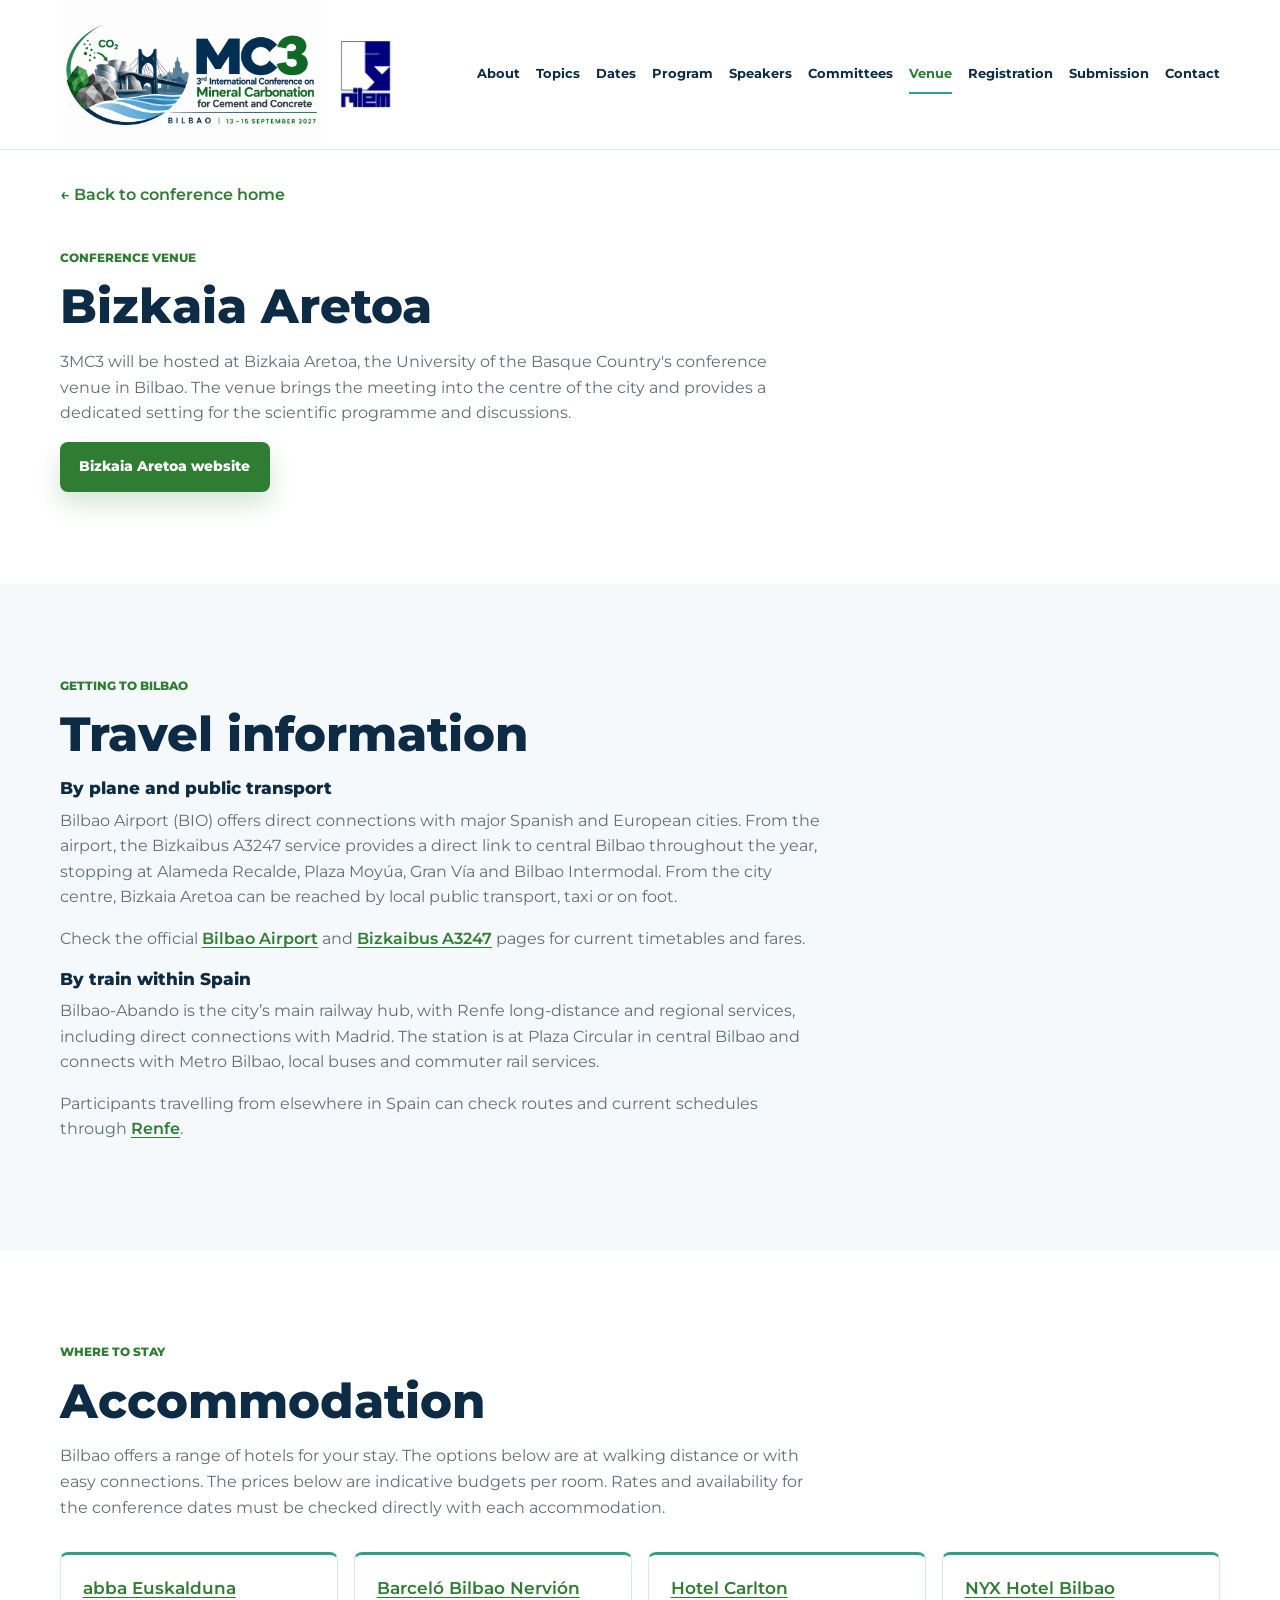
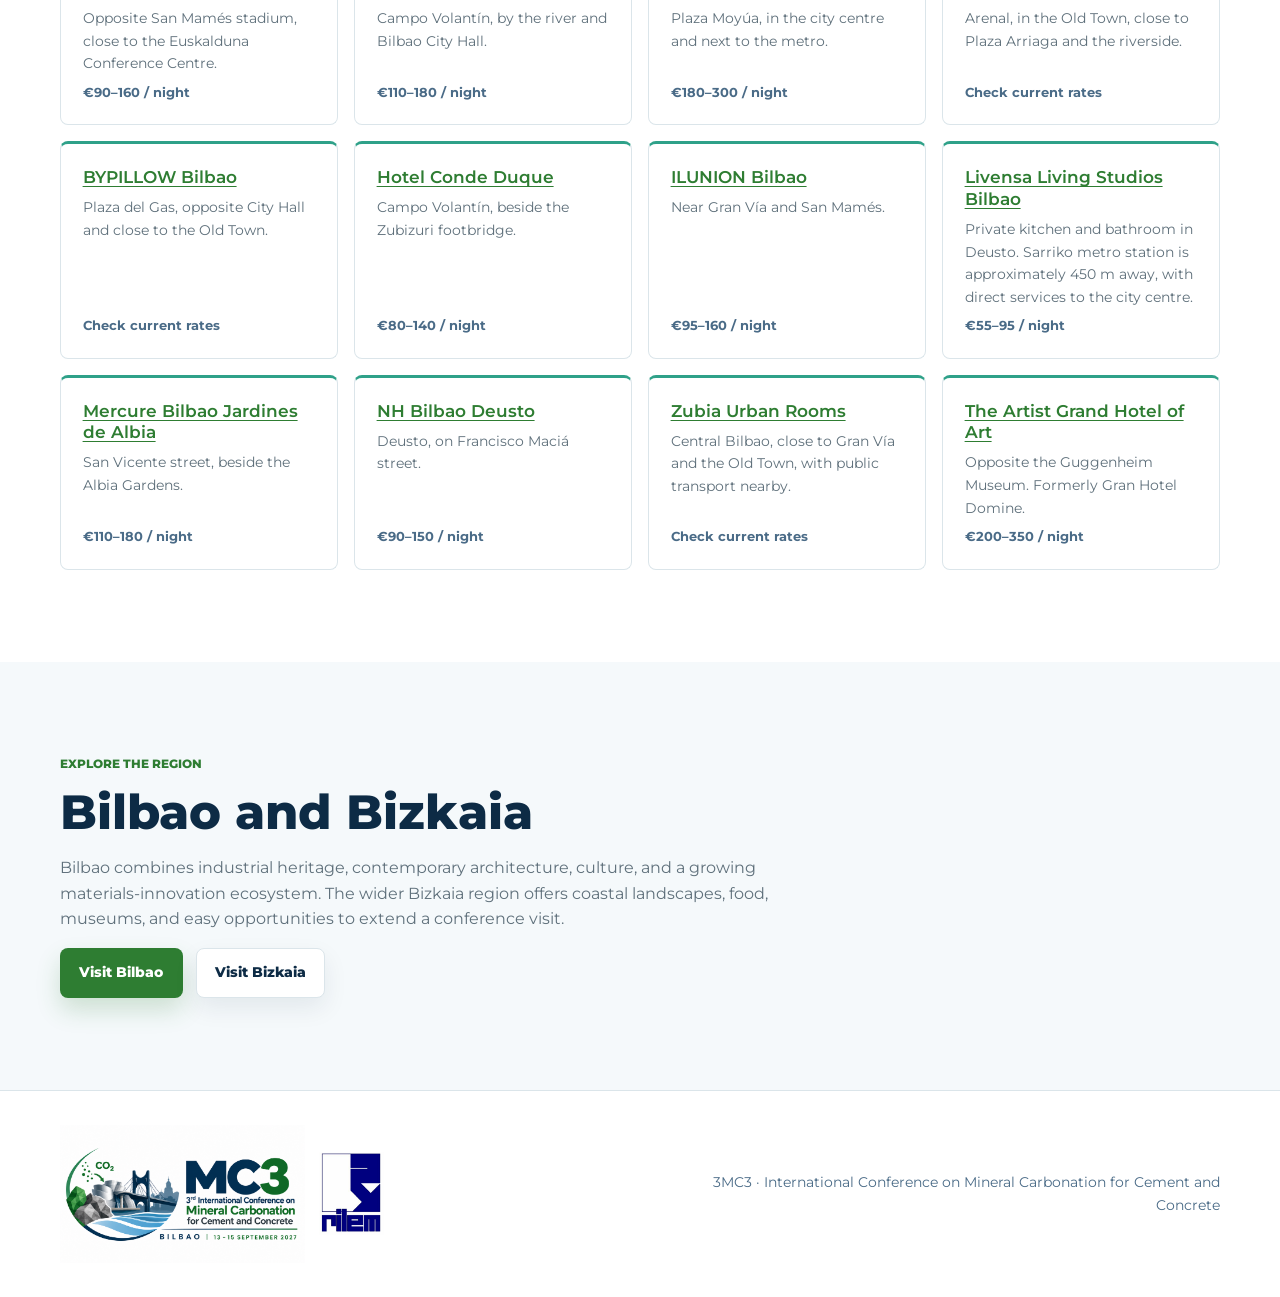
<file: pages/venue.html>
<!DOCTYPE html>
<html lang="en">
  <head>
    <meta charset="utf-8" />
    <meta name="viewport" content="width=device-width, initial-scale=1" />
    <meta name="description" content="Venue information for 3MC3 Bilbao." />
    <title>Venue | 3MC3 Bilbao</title>
    <link rel="preconnect" href="https://fonts.googleapis.com" />
    <link rel="preconnect" href="https://fonts.gstatic.com" crossorigin />
    <link
      href="https://fonts.googleapis.com/css2?family=Montserrat:wght@400;500;600;700;800&display=swap"
      rel="stylesheet"
    />
    <link rel="stylesheet" href="../assets/css/styles.css" />
  </head>
  <body>
    <a class="skip-link" href="#main">Skip to main content</a>

    <header class="site-header" data-header>
      <div class="container header-inner">
        <div class="brand-lockup">
          <a class="brand" href="../index.html#home" aria-label="3MC3 home">
            <img src="../assets/img/mc3-logo-horizontal.png" alt="3MC3 Bilbao" class="brand-logo" />
          </a>
          <a class="rilem-logo-link" href="https://www.rilem.net/" target="_blank" rel="noopener" aria-label="RILEM">
            <img src="../assets/img/rilem-logo.png" alt="RILEM" />
          </a>
        </div>
        <button class="nav-toggle" type="button" aria-expanded="false" aria-controls="site-nav">
          <span></span><span></span><span></span><span class="sr-only">Menu</span>
        </button>
        <nav class="site-nav" id="site-nav" aria-label="Main navigation">
          <a href="../index.html#about">About</a>
          <a href="../index.html#topics">Topics</a>
          <a href="../index.html#dates">Dates</a>
          <a href="program.html">Program</a>
          <a href="../index.html#speakers">Speakers</a>
          <a href="committees.html">Committees</a>
          <a href="venue.html" aria-current="page">Venue</a>
          <a href="../index.html#registration">Registration</a>
          <a href="submission.html">Submission</a>
          <a href="../index.html#contact">Contact</a>
        </nav>
      </div>
    </header>

    <main id="main">
      <div class="subpage-navigation">
        <div class="container">
          <a class="committee-back-link" href="../index.html">&larr; Back to conference home</a>
        </div>
      </div>

      <section class="section" aria-labelledby="bizkaia-aretoa-heading">
        <div class="container venue-intro">
          <p class="section-kicker">Conference venue</p>
          <h2 id="bizkaia-aretoa-heading">Bizkaia Aretoa</h2>
          <p>
            3MC3 will be hosted at Bizkaia Aretoa, the University of the Basque Country's conference
            venue in Bilbao. The venue brings the meeting into the centre of the city and provides a
            dedicated setting for the scientific programme and discussions.
          </p>
          <a class="button button-primary" href="https://www.ehu.eus/en/web/bizkaia-aretoa/" target="_blank" rel="noreferrer">Bizkaia Aretoa website</a>
        </div>
      </section>

      <section class="section section-muted" aria-labelledby="travel-heading">
        <div class="container venue-intro">
          <p class="section-kicker">Getting to Bilbao</p>
          <h2 id="travel-heading">Travel information</h2>
          <h3>By plane and public transport</h3>
          <p>
            Bilbao Airport (BIO) offers direct connections with major Spanish and European cities.
            From the airport, the Bizkaibus A3247 service provides a direct link to central Bilbao
            throughout the year, stopping at Alameda Recalde, Plaza Moyúa, Gran Vía and Bilbao
            Intermodal. From the city centre, Bizkaia Aretoa can be reached by local public
            transport, taxi or on foot.
          </p>
          <p>
            Check the official <a class="inline-link" href="https://www.aena.es/en/bilbao/getting-there/bus.html" target="_blank" rel="noreferrer">Bilbao Airport</a>
            and <a class="inline-link" href="https://www.bizkaia.eus/en/web/bizkaibus/bus-al-aeropuerto" target="_blank" rel="noreferrer">Bizkaibus A3247</a>
            pages for current timetables and fares.
          </p>
          <h3>By train within Spain</h3>
          <p>
            Bilbao-Abando is the city’s main railway hub, with Renfe long-distance and regional
            services, including direct connections with Madrid. The station is at Plaza Circular in
            central Bilbao and connects with Metro Bilbao, local buses and commuter rail services.
          </p>
          <p>
            Participants travelling from elsewhere in Spain can check routes and current schedules
            through <a class="inline-link" href="https://www.renfe.com/es/en/inspirate/rutas/madrid-bilbao" target="_blank" rel="noreferrer">Renfe</a>.
          </p>
        </div>
      </section>

      <section class="section" aria-labelledby="accommodation-heading">
        <div class="container">
          <div class="section-heading">
            <p class="section-kicker">Where to stay</p>
            <h2 id="accommodation-heading">Accommodation</h2>
            <p>
              Bilbao offers a range of hotels for your stay. The options below are at walking
              distance or with easy connections. The prices below are indicative budgets per room.
              Rates and availability for the conference dates must be checked directly with each
              accommodation.
            </p>
          </div>
          <div class="card-grid accommodation-grid">
            <article class="card accommodation-card">
              <h3><a class="inline-link" href="https://www.abbahoteles.com/es/abba-euskalduna-hotel/hotel" target="_blank" rel="noreferrer">abba Euskalduna</a></h3>
              <p>Opposite San Mamés stadium, close to the Euskalduna Conference Centre.</p>
              <span class="accommodation-rate">€90–160 / night</span>
            </article>
            <article class="card accommodation-card">
              <h3><a class="inline-link" href="https://www.barcelo.com/es-ww/barcelo-bilbao-nervion/" target="_blank" rel="noreferrer">Barceló Bilbao Nervión</a></h3>
              <p>Campo Volantín, by the river and Bilbao City Hall.</p>
              <span class="accommodation-rate">€110–180 / night</span>
            </article>
            <article class="card accommodation-card">
              <h3><a class="inline-link" href="https://www.hotelcarlton.es/" target="_blank" rel="noreferrer">Hotel Carlton</a></h3>
              <p>Plaza Moyúa, in the city centre and next to the metro.</p>
              <span class="accommodation-rate">€180–300 / night</span>
            </article>
            <article class="card accommodation-card">
              <h3><a class="inline-link" href="https://www.nyx-hotels.es/bilbao/nyx-hotel-bilbao" target="_blank" rel="noreferrer">NYX Hotel Bilbao</a></h3>
              <p>Arenal, in the Old Town, close to Plaza Arriaga and the riverside.</p>
              <span class="accommodation-rate">Check current rates</span>
            </article>
            <article class="card accommodation-card">
              <h3><a class="inline-link" href="https://www.bypillow.com/en/accommodation/hotels-in-bilbao/bilbo/" target="_blank" rel="noreferrer">BYPILLOW Bilbao</a></h3>
              <p>Plaza del Gas, opposite City Hall and close to the Old Town.</p>
              <span class="accommodation-rate">Check current rates</span>
            </article>
            <article class="card accommodation-card">
              <h3><a class="inline-link" href="https://www.hotelcondeduque.com/" target="_blank" rel="noreferrer">Hotel Conde Duque</a></h3>
              <p>Campo Volantín, beside the Zubizuri footbridge.</p>
              <span class="accommodation-rate">€80–140 / night</span>
            </article>
            <article class="card accommodation-card">
              <h3><a class="inline-link" href="https://www.ilunionhotels.com/hoteles/ilunion-bilbao" target="_blank" rel="noreferrer">ILUNION Bilbao</a></h3>
              <p>Near Gran Vía and San Mamés.</p>
              <span class="accommodation-rate">€95–160 / night</span>
            </article>
            <article class="card accommodation-card">
              <h3><a class="inline-link" href="https://livensalivingstudios.com/alojamiento-bilbao-studios/" target="_blank" rel="noreferrer">Livensa Living Studios Bilbao</a></h3>
              <p>Private kitchen and bathroom in Deusto. Sarriko metro station is approximately 450 m away, with direct services to the city centre.</p>
              <span class="accommodation-rate">€55–95 / night</span>
            </article>
            <article class="card accommodation-card">
              <h3><a class="inline-link" href="https://all.accor.com/hotel/A057/index.es.shtml" target="_blank" rel="noreferrer">Mercure Bilbao Jardines de Albia</a></h3>
              <p>San Vicente street, beside the Albia Gardens.</p>
              <span class="accommodation-rate">€110–180 / night</span>
            </article>
            <article class="card accommodation-card">
              <h3><a class="inline-link" href="https://www.nh-hotels.com/en/hotel/nh-bilbao-deusto" target="_blank" rel="noreferrer">NH Bilbao Deusto</a></h3>
              <p>Deusto, on Francisco Maciá street.</p>
              <span class="accommodation-rate">€90–150 / night</span>
            </article>
            <article class="card accommodation-card">
              <h3><a class="inline-link" href="https://pensionzubia.com/hostel-bilbao-economico-centro/" target="_blank" rel="noreferrer">Zubia Urban Rooms</a></h3>
              <p>Central Bilbao, close to Gran Vía and the Old Town, with public transport nearby.</p>
              <span class="accommodation-rate">Check current rates</span>
            </article>
            <article class="card accommodation-card">
              <h3><a class="inline-link" href="https://hoteltheartist.com/es/" target="_blank" rel="noreferrer">The Artist Grand Hotel of Art</a></h3>
              <p>Opposite the Guggenheim Museum. Formerly Gran Hotel Domine.</p>
              <span class="accommodation-rate">€200–350 / night</span>
            </article>
          </div>
        </div>
      </section>

      <section class="section section-muted" aria-labelledby="explore-heading">
        <div class="container venue-intro">
          <p class="section-kicker">Explore the region</p>
          <h2 id="explore-heading">Bilbao and Bizkaia</h2>
          <p>
            Bilbao combines industrial heritage, contemporary architecture, culture, and a growing
            materials-innovation ecosystem. The wider Bizkaia region offers coastal landscapes, food,
            museums, and easy opportunities to extend a conference visit.
          </p>
          <div class="hero-actions" aria-label="Tourism information">
            <a class="button button-primary" href="https://www.bilbaoturismo.net/BilbaoTurismo/en/tourists" target="_blank" rel="noreferrer">Visit Bilbao</a>
            <a class="button button-secondary" href="https://www.visitbiscay.eus/en" target="_blank" rel="noreferrer">Visit Bizkaia</a>
          </div>
        </div>
      </section>
    </main>

    <footer class="site-footer">
      <div class="container footer-inner">
        <div class="footer-logos">
          <img class="footer-mc3-logo" src="../assets/img/mc3-logo-horizontal.png" alt="3MC3 Bilbao" />
          <a href="https://www.rilem.net/" target="_blank" rel="noopener" aria-label="RILEM">
            <img class="footer-rilem-logo" src="../assets/img/rilem-logo.png" alt="RILEM" />
          </a>
        </div>
        <p>3MC3 · International Conference on Mineral Carbonation for Cement and Concrete</p>
      </div>
    </footer>

    <script src="../assets/js/main.js"></script>
  </body>
</html>
</file>
<file: assets/css/styles.css>
:root {
  --navy: #0d2b45;
  --green: #2e7d32;
  --teal: #2fa189;
  --blue-grey: #4a6b87;
  --light-blue: #7eb4d1;
  --grey: #888888;
  --ink: #1d2a32;
  --muted: #5f707b;
  --line: #dbe5ea;
  --surface: #f5f9fb;
  --white: #ffffff;
  --shadow: 0 18px 42px rgba(13, 43, 69, 0.12);
  --radius: 8px;
  --container: 1160px;
}

* {
  box-sizing: border-box;
}

html {
  scroll-behavior: smooth;
}

body {
  margin: 0;
  color: var(--ink);
  font-family: "Montserrat", Arial, sans-serif;
  font-size: 16px;
  line-height: 1.6;
  background: var(--white);
}

img {
  display: block;
  max-width: 100%;
}

a {
  color: inherit;
  text-decoration: none;
}

p,
h1,
h2,
h3 {
  margin-top: 0;
}

p {
  color: var(--muted);
}

ul {
  margin: 0;
  padding-left: 1.2rem;
}

li + li {
  margin-top: 0.45rem;
}

.container {
  width: min(100% - 40px, var(--container));
  margin-inline: auto;
}

.skip-link {
  position: absolute;
  top: -100px;
  left: 1rem;
  z-index: 100;
  padding: 0.7rem 1rem;
  color: var(--white);
  background: var(--navy);
  border-radius: var(--radius);
}

.skip-link:focus {
  top: 1rem;
}

.sr-only {
  position: absolute;
  width: 1px;
  height: 1px;
  padding: 0;
  margin: -1px;
  overflow: hidden;
  clip: rect(0, 0, 0, 0);
  white-space: nowrap;
  border: 0;
}

.site-header {
  position: sticky;
  top: 0;
  z-index: 50;
  background: rgba(255, 255, 255, 0.96);
  border-bottom: 1px solid rgba(219, 229, 234, 0.9);
  backdrop-filter: blur(16px);
}

.header-inner {
  display: flex;
  align-items: center;
  justify-content: space-between;
  gap: 1.5rem;
  min-height: 86px;
}

.brand {
  flex: 0 0 auto;
}

.brand-lockup,
.footer-logos {
  display: flex;
  align-items: center;
  gap: 0.85rem;
}

.brand-logo {
  width: 265px;
  height: auto;
}

.rilem-logo-link {
  display: inline-flex;
  align-items: center;
}

.rilem-logo-link img {
  display: block;
  width: 55px;
  height: 70px;
  object-fit: contain;
}

.site-nav {
  display: flex;
  align-items: center;
  justify-content: flex-end;
  flex-wrap: wrap;
  gap: 1rem;
  color: var(--navy);
  font-size: 0.84rem;
  font-weight: 700;
}

.site-nav a {
  padding: 0.45rem 0;
  border-bottom: 2px solid transparent;
}

.site-nav a:hover,
.site-nav a:focus-visible {
  color: var(--green);
  border-color: var(--teal);
}

.nav-toggle {
  display: none;
  width: 44px;
  height: 44px;
  padding: 0;
  background: var(--white);
  border: 1px solid var(--line);
  border-radius: var(--radius);
}

.nav-toggle span:not(.sr-only) {
  display: block;
  width: 20px;
  height: 2px;
  margin: 4px auto;
  background: var(--navy);
}

.section {
  padding: 92px 0;
  scroll-margin-top: 98px;
}

.section-tight {
  padding: 30px 0;
}

.section-muted {
  background: var(--surface);
}

.section-navy {
  color: var(--white);
  background:
    linear-gradient(135deg, rgba(47, 161, 137, 0.16), rgba(126, 180, 209, 0.08)),
    var(--navy);
}

.section-navy p,
.section-navy .section-kicker,
.section-navy span {
  color: rgba(255, 255, 255, 0.78);
}

.hero {
  min-height: calc(100vh - 86px);
  padding: 58px 0 74px;
  display: flex;
  align-items: center;
  background:
    linear-gradient(90deg, rgba(126, 180, 209, 0.18) 0 1px, transparent 1px 100%),
    linear-gradient(0deg, rgba(126, 180, 209, 0.12) 0 1px, transparent 1px 100%);
  background-size: 56px 56px;
}

.hero-grid {
  display: grid;
  grid-template-columns: minmax(0, 0.9fr) minmax(400px, 1.1fr);
  align-items: center;
  gap: 54px;
}

.eyebrow,
.section-kicker {
  margin-bottom: 0.85rem;
  color: var(--green);
  font-size: 0.78rem;
  font-weight: 800;
  letter-spacing: 0;
  text-transform: uppercase;
}

h1 {
  max-width: 850px;
  margin-bottom: 1.25rem;
  color: var(--navy);
  font-size: 4.45rem;
  line-height: 0.98;
  font-weight: 800;
}

h2 {
  margin-bottom: 1rem;
  color: var(--navy);
  font-size: 3rem;
  line-height: 1.08;
  font-weight: 800;
}

h3 {
  margin-bottom: 0.55rem;
  color: var(--navy);
  font-size: 1.08rem;
  line-height: 1.25;
  font-weight: 800;
}

.section-navy h2,
.section-navy h3 {
  color: var(--white);
}

.hero-lede {
  max-width: 680px;
  margin-bottom: 2rem;
  color: var(--blue-grey);
  font-size: 1.18rem;
}

.hero-actions,
.abstract-panel,
.speaker-placeholder {
  display: flex;
  align-items: center;
  flex-wrap: wrap;
  gap: 0.8rem;
}

.button {
  display: inline-flex;
  align-items: center;
  justify-content: center;
  min-height: 48px;
  padding: 0.78rem 1.15rem;
  border: 1px solid transparent;
  border-radius: var(--radius);
  font-size: 0.9rem;
  font-weight: 800;
  transition: transform 160ms ease, box-shadow 160ms ease, background 160ms ease;
}

.button:hover,
.button:focus-visible {
  transform: translateY(-1px);
}

.button-primary {
  color: var(--white);
  background: var(--green);
  box-shadow: 0 12px 24px rgba(46, 125, 50, 0.2);
}

.button-primary:hover,
.button-primary:focus-visible {
  background: #276b2b;
}

.button-secondary {
  color: var(--navy);
  background: var(--white);
  border-color: var(--line);
  box-shadow: 0 10px 24px rgba(13, 43, 69, 0.08);
}

.button-secondary:hover,
.button-secondary:focus-visible {
  border-color: var(--light-blue);
}

.hero-visual {
  display: flex;
  align-items: center;
  justify-content: center;
}

.hero-logo-stack {
  display: flex;
  flex-direction: column;
  align-items: center;
}

.hero-mc3-logo {
  width: 100%;
  transform: translateY(-0.5rem) scale(1.08);
}

.hero-rilem-wordmark {
  display: block;
  width: min(32.3%, 187px);
  height: auto;
  margin: 0.85rem auto 0;
}

.two-column {
  display: grid;
  grid-template-columns: 0.85fr 1.15fr;
  gap: 70px;
}

.prose p:last-child {
  margin-bottom: 0;
}

.about-inline-block {
  display: grid;
  grid-template-columns: minmax(0, 1fr) 240px;
  align-items: start;
  gap: 1.2rem;
  margin-top: 1.6rem;
  padding: 1rem 1.15rem;
  background: var(--surface);
  border: 1px solid var(--line);
  border-radius: var(--radius);
}

.about-inline-copy p {
  margin: 0;
}

.about-inline-copy p + p {
  margin-top: 0.55rem;
}

.about-inline-copy strong {
  color: var(--navy);
}

.about-inline-logo {
  justify-self: end;
  display: inline-flex;
  align-items: center;
  justify-content: center;
  padding: 0.8rem;
  background: var(--white);
  border: 1px solid var(--line);
  border-radius: var(--radius);
  box-shadow: var(--shadow);
}

.about-inline-logo img {
  width: min(100%, 220px);
  height: auto;
}

.section-heading {
  max-width: 760px;
  margin-bottom: 2rem;
}

.section-heading p:last-child {
  margin-bottom: 0;
}

.collaborators-section {
  background: var(--surface);
}

.collaborator-grid {
  display: grid;
  grid-template-columns: repeat(4, minmax(0, 1fr));
  gap: 1rem;
}

.collaborator-logo {
  display: flex;
  align-items: center;
  justify-content: center;
  min-height: 132px;
  padding: 1.35rem;
  background: #fff;
  border: 1px solid var(--line);
  border-radius: var(--radius);
  box-shadow: 0 6px 18px rgba(21, 49, 76, 0.06);
  transition: transform 180ms ease, box-shadow 180ms ease;
}

.collaborator-logo:hover,
.collaborator-logo:focus-visible {
  transform: translateY(-3px);
  box-shadow: 0 12px 24px rgba(21, 49, 76, 0.12);
}

.collaborator-logo img {
  display: block;
  width: 100%;
  max-width: 190px;
  max-height: 72px;
  object-fit: contain;
}

.collaborator-logo-government {
  flex-direction: column;
  gap: 0.55rem;
}

.collaborator-logo-government img {
  width: 190px;
  height: 56px;
  max-width: 100%;
  max-height: none;
  object-fit: cover;
  object-position: center;
}

.collaborator-logo-government span {
  max-width: 190px;
  color: var(--blue-grey);
  font-size: 0.7rem;
  font-weight: 700;
  line-height: 1.25;
  text-align: center;
}

.collaborator-logo-photokrete img {
  width: 180px;
  height: 96px;
  max-width: 100%;
  max-height: none;
  object-fit: cover;
  object-position: center;
}

.collaborator-logo-ehu img {
  width: 140px;
  height: 100px;
  max-width: 100%;
  max-height: none;
  object-fit: cover;
  object-position: center;
}

.card-grid,
.committee-grid {
  display: grid;
  grid-template-columns: repeat(3, 1fr);
  gap: 1rem;
}

.card {
  padding: 1.35rem;
  background: var(--white);
  border: 1px solid var(--line);
  border-radius: var(--radius);
}

.topic-card {
  min-height: 190px;
}

.topic-heading {
  display: flex;
  align-items: baseline;
  gap: 0.65rem;
  margin-bottom: 0.55rem;
}

.topic-index {
  display: inline-block;
  color: var(--teal);
  font-size: 0.82rem;
  font-weight: 800;
}

.topic-heading h3 {
  margin-bottom: 0;
}

.timeline {
  display: grid;
  grid-template-columns: repeat(4, 1fr);
  gap: 1rem;
}

.timeline-item {
  position: relative;
  padding: 1.35rem;
  border-left: 4px solid var(--teal);
  background: var(--surface);
  border-radius: 0 var(--radius) var(--radius) 0;
}

.timeline-item span {
  display: block;
  margin-bottom: 0.8rem;
  color: var(--green);
  font-size: 0.78rem;
  font-weight: 800;
  text-transform: uppercase;
}

.program-layout,
.venue-layout,
.registration-grid,
.contact-grid {
  display: grid;
  grid-template-columns: 0.95fr 1.05fr;
  align-items: center;
  gap: 54px;
}

.special-issue-banner {
  padding: 0 0 5.5rem;
}

.special-issue-banner-inner {
  max-width: var(--container);
}

#special-issue {
  scroll-margin-top: 96px;
}

.venue-intro {
  max-width: 760px;
  margin-left: max(20px, calc((100% - var(--container)) / 2));
}

.program-list {
  display: grid;
  grid-template-columns: repeat(2, minmax(0, 1fr));
  gap: 1rem;
}

.program-list article {
  padding: 1.1rem;
  background: rgba(255, 255, 255, 0.08);
  border: 1px solid rgba(255, 255, 255, 0.18);
  border-radius: var(--radius);
}

.program-list strong {
  display: block;
  margin-bottom: 0.35rem;
  color: var(--white);
}

.program-list span {
  line-height: 1.45;
}

.program-page-grid {
  grid-template-columns: repeat(2, minmax(0, 1fr));
}

.speaker-placeholder {
  justify-content: space-between;
  padding: 1.4rem;
  border: 1px solid var(--line);
  border-radius: var(--radius);
  background: var(--white);
  box-shadow: var(--shadow);
}

.speaker-placeholder div {
  max-width: 680px;
}

.speaker-placeholder p,
.registration-card p,
.card p {
  margin-bottom: 0;
}

.funding-note {
  margin-top: 0.85rem !important;
  font-size: 0.88rem;
  line-height: 1.5;
}

.committee-grid {
  grid-template-columns: repeat(4, minmax(0, 1fr));
}

.subpage-navigation {
  padding: 32px 0 0;
}

.subpage-navigation + .section {
  padding-top: 40px;
}

.subpage-navigation .committee-back-link {
  margin-bottom: 0;
}

.subpage-navigation ~ .section .container {
  text-align: left;
}

.accommodation-grid {
  grid-template-columns: repeat(4, minmax(0, 1fr));
  align-items: stretch;
}

.accommodation-card {
  display: flex;
  flex-direction: column;
  min-width: 0;
  border-top: 3px solid var(--teal);
}

.accommodation-card h3 {
  overflow-wrap: anywhere;
}

.accommodation-card p {
  flex: 1;
  font-size: 0.88rem;
}

.accommodation-rate {
  display: block;
  margin-top: 0.45rem;
  color: var(--blue-grey);
  font-size: 0.82rem;
  font-weight: 700;
}

.committee-back-link {
  display: inline-block;
  margin-bottom: 2rem;
  color: var(--green);
  font-weight: 600;
}

.committee-back-link:hover,
.committee-back-link:focus-visible {
  text-decoration: underline;
}

.inline-link {
  color: var(--green);
  font-weight: 600;
  text-decoration: underline;
  text-underline-offset: 0.16em;
}

.inline-link:hover,
.inline-link:focus-visible {
  color: #276b2b;
}

.committee-member h3 {
  margin-bottom: 0.45rem;
  font-size: 1rem;
}

.committee-member p {
  overflow-wrap: anywhere;
}

.committee-chair {
  max-width: 560px;
  border-top: 3px solid var(--teal);
}

.submission-content {
  max-width: 900px;
  margin-left: max(20px, calc((100% - var(--container)) / 2));
  margin-right: auto;
  text-align: left;
}

.submission-intro h1 {
  margin-bottom: 1rem;
}

.submission-content ul {
  margin: 1rem 0 0;
  padding-left: 1.35rem;
}

.submission-content li + li {
  margin-top: 0.7rem;
}

.submission-cta {
  padding-bottom: 2rem;
}

.submission-cta .button {
  margin-top: 0.75rem;
}

.site-nav a[aria-current="page"] {
  color: var(--green);
  border-color: var(--teal);
}

.venue-layout img {
  padding: 1rem;
  border: 1px solid var(--line);
  border-radius: var(--radius);
  background: var(--white);
}

.registration-card {
  background: var(--white);
}

.abstract-panel {
  justify-content: space-between;
  padding: 2rem;
  border: 1px solid var(--line);
  border-radius: var(--radius);
  background:
    linear-gradient(90deg, rgba(47, 161, 137, 0.1), rgba(126, 180, 209, 0.1)),
    var(--white);
}

.abstract-panel div {
  max-width: 720px;
}

.contact-card {
  padding: 1.35rem;
  background: rgba(255, 255, 255, 0.08);
  border: 1px solid rgba(255, 255, 255, 0.18);
  border-radius: var(--radius);
}

.contact-card span,
.contact-card small {
  display: block;
  color: rgba(255, 255, 255, 0.75);
}

.contact-card strong {
  display: inline-block;
  margin: 0.25rem 0;
  color: var(--white);
  font-size: 1.18rem;
  font-weight: 800;
}

.contact-card a {
  color: inherit;
  text-decoration: none;
}

.contact-card a:hover,
.contact-card a:focus-visible {
  text-decoration: underline;
  text-underline-offset: 0.16em;
}

.site-footer {
  padding: 34px 0;
  border-top: 1px solid var(--line);
  background: var(--white);
}

.footer-inner {
  display: flex;
  align-items: center;
  justify-content: space-between;
  gap: 2rem;
}

.footer-mc3-logo {
  width: 245px;
}

.footer-rilem-logo {
  display: block;
  width: 65px;
  height: 83px;
  object-fit: contain;
}

.footer-inner p {
  max-width: 520px;
  margin: 0;
  color: var(--blue-grey);
  font-size: 0.9rem;
  text-align: right;
}

@media (max-width: 980px) {
  .header-inner {
    min-height: 76px;
  }

  .brand-logo {
    width: 220px;
  }

  .nav-toggle {
    display: block;
  }

  .site-nav {
    position: absolute;
    top: 76px;
    right: 20px;
    left: 20px;
    display: none;
    flex-direction: column;
    align-items: stretch;
    gap: 0;
    padding: 0.7rem;
    background: var(--white);
    border: 1px solid var(--line);
    border-radius: var(--radius);
    box-shadow: var(--shadow);
  }

  .site-nav.is-open {
    display: flex;
  }

  .site-nav a {
    padding: 0.75rem 0.85rem;
    border-bottom: 1px solid var(--line);
  }

  .site-nav a:last-child {
    border-bottom: 0;
  }

  .hero {
    min-height: auto;
    padding-top: 46px;
  }

  .hero-grid,
  .two-column,
  .program-layout,
  .venue-layout,
  .registration-grid,
  .contact-grid {
    grid-template-columns: 1fr;
    gap: 34px;
  }

  .program-list,
  .program-page-grid {
    grid-template-columns: 1fr;
  }

  .special-issue-banner-inner {
    max-width: calc(100% - 40px);
  }

  .hero-grid {
    grid-template-columns: 1fr;
  }

  .hero-visual {
    max-width: 500px;
    margin-inline: auto;
  }

  .about-inline-block {
    grid-template-columns: 1fr;
  }

  .about-inline-logo {
    justify-self: start;
  }

  h1 {
    font-size: 3.1rem;
  }

  h2 {
    font-size: 2.35rem;
  }

  .card-grid,
  .accommodation-grid,
  .timeline {
    grid-template-columns: repeat(2, 1fr);
  }

  .committee-grid {
    grid-template-columns: repeat(2, minmax(0, 1fr));
  }

  .collaborator-grid {
    grid-template-columns: repeat(3, minmax(0, 1fr));
  }
}

@media (max-width: 640px) {
  .container {
    width: min(100% - 28px, var(--container));
  }

  .brand-logo {
    width: 185px;
  }

  .section {
    padding: 64px 0;
  }

  .section-tight {
    padding: 20px 0;
  }

  .hero {
    padding: 34px 0 56px;
  }

  h1 {
    font-size: 2.2rem;
  }

  h2 {
    font-size: 1.9rem;
  }

  .hero-lede {
    font-size: 1rem;
  }

  .card-grid,
  .committee-grid,
  .accommodation-grid,
  .timeline {
    grid-template-columns: 1fr;
  }

  .collaborator-grid {
    grid-template-columns: repeat(2, minmax(0, 1fr));
  }

  .collaborator-logo {
    min-height: 112px;
    padding: 1rem;
  }

  .hero-actions,
  .abstract-panel,
  .speaker-placeholder {
    align-items: stretch;
    flex-direction: column;
  }

  .button {
    width: 100%;
  }

  .abstract-panel {
    padding: 1.35rem;
  }

  .footer-inner {
    align-items: flex-start;
    flex-direction: column;
  }

  .footer-inner p {
    text-align: left;
  }
}
</file>
